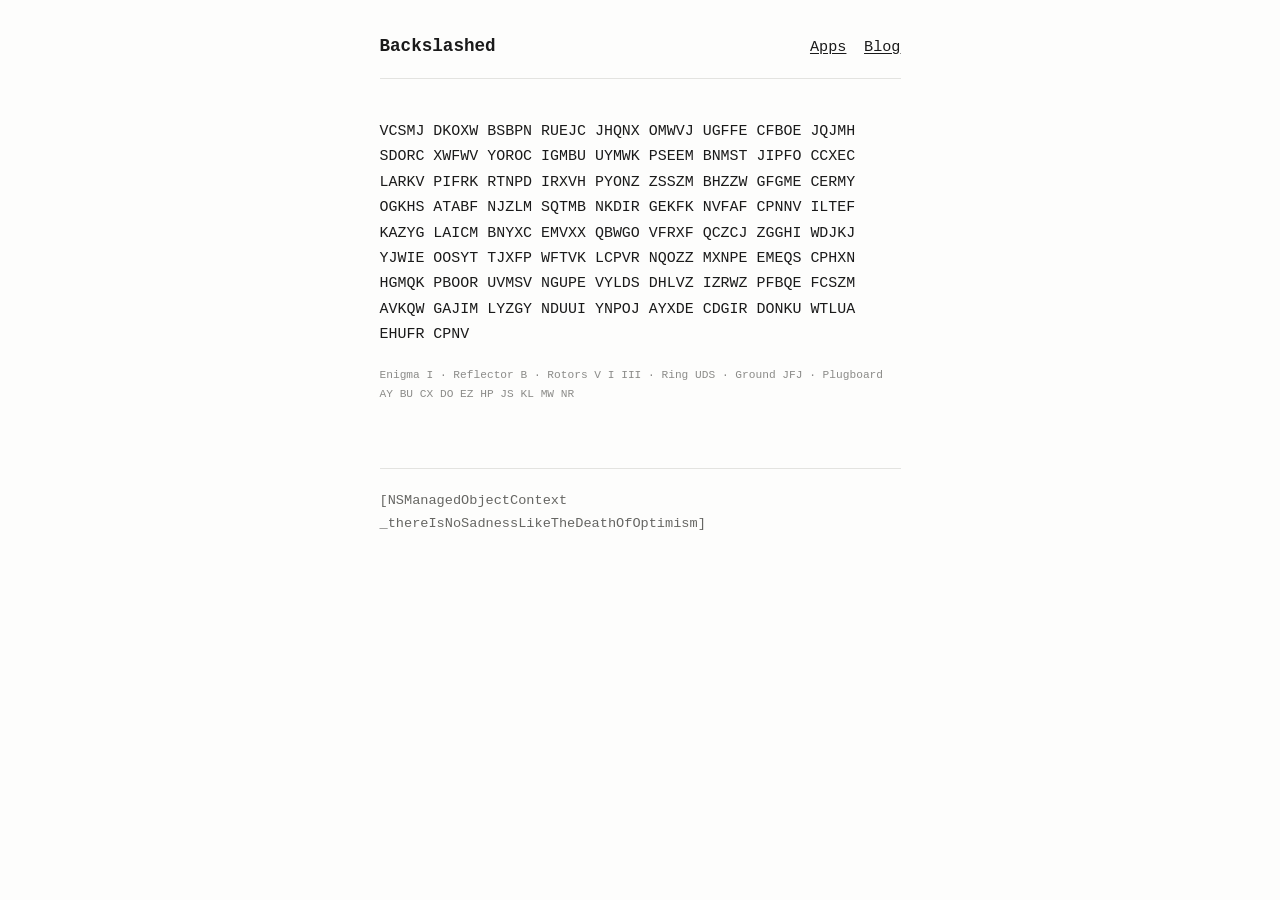
<file: index.html>
<!doctype html>
<html lang="en">
<head>
<meta charset="utf-8">
<meta name="viewport" content="width=device-width, initial-scale=1">
<title>Backslashed</title>
<meta name="description" content="Small, careful apps — historical cipher machines and a binary clock.">
<link rel="canonical" href="https://www.backslashed.se/">
<link rel="stylesheet" href="/style.css">
<link rel="alternate" type="application/rss+xml" title="Backslashed — blog" href="/blog/feed.xml">
</head>
<body>
<header class="masthead">
<a class="brand" href="/">Backslashed</a><nav aria-label="Main">
<ul>
<li><a href="/apps/">Apps</a></li>
<li><a href="/blog/">Blog</a></li>
</ul>
</nav>
</header>
<main id="content">
<p class="cipher"><span style="--i:0">VCSMJ</span> <span style="--i:1">DKOXW</span> <span style="--i:2">BSBPN</span> <span style="--i:3">RUEJC</span> <span style="--i:4">JHQNX</span> <span style="--i:5">OMWVJ</span> <span style="--i:6">UGFFE</span> <span style="--i:7">CFBOE</span> <span style="--i:8">JQJMH</span> <span style="--i:9">SDORC</span> <span style="--i:10">XWFWV</span> <span style="--i:11">YOROC</span> <span style="--i:12">IGMBU</span> <span style="--i:13">UYMWK</span> <span style="--i:14">PSEEM</span> <span style="--i:15">BNMST</span> <span style="--i:16">JIPFO</span> <span style="--i:17">CCXEC</span> <span style="--i:18">LARKV</span> <span style="--i:19">PIFRK</span> <span style="--i:20">RTNPD</span> <span style="--i:21">IRXVH</span> <span style="--i:22">PYONZ</span> <span style="--i:23">ZSSZM</span> <span style="--i:24">BHZZW</span> <span style="--i:25">GFGME</span> <span style="--i:26">CERMY</span> <span style="--i:27">OGKHS</span> <span style="--i:28">ATABF</span> <span style="--i:29">NJZLM</span> <span style="--i:30">SQTMB</span> <span style="--i:31">NKDIR</span> <span style="--i:32">GEKFK</span> <span style="--i:33">NVFAF</span> <span style="--i:34">CPNNV</span> <span style="--i:35">ILTEF</span> <span style="--i:36">KAZYG</span> <span style="--i:37">LAICM</span> <span style="--i:38">BNYXC</span> <span style="--i:39">EMVXX</span> <span style="--i:40">QBWGO</span> <span style="--i:41">VFRXF</span> <span style="--i:42">QCZCJ</span> <span style="--i:43">ZGGHI</span> <span style="--i:44">WDJKJ</span> <span style="--i:45">YJWIE</span> <span style="--i:46">OOSYT</span> <span style="--i:47">TJXFP</span> <span style="--i:48">WFTVK</span> <span style="--i:49">LCPVR</span> <span style="--i:50">NQOZZ</span> <span style="--i:51">MXNPE</span> <span style="--i:52">EMEQS</span> <span style="--i:53">CPHXN</span> <span style="--i:54">HGMQK</span> <span style="--i:55">PBOOR</span> <span style="--i:56">UVMSV</span> <span style="--i:57">NGUPE</span> <span style="--i:58">VYLDS</span> <span style="--i:59">DHLVZ</span> <span style="--i:60">IZRWZ</span> <span style="--i:61">PFBQE</span> <span style="--i:62">FCSZM</span> <span style="--i:63">AVKQW</span> <span style="--i:64">GAJIM</span> <span style="--i:65">LYZGY</span> <span style="--i:66">NDUUI</span> <span style="--i:67">YNPOJ</span> <span style="--i:68">AYXDE</span> <span style="--i:69">CDGIR</span> <span style="--i:70">DONKU</span> <span style="--i:71">WTLUA</span> <span style="--i:72">EHUFR</span> <span style="--i:73">CPNV</span></p>
<p class="cipher-key">Enigma I · Reflector B · Rotors V I III · Ring UDS · Ground JFJ · Plugboard AY BU CX DO EZ HP JS KL MW NR</p>
</main>
<footer class="site-footer">
<p>[NSManagedObjectContext _thereIsNoSadnessLikeTheDeathOfOptimism]</p>
</footer>
</body>
</html>
</file>
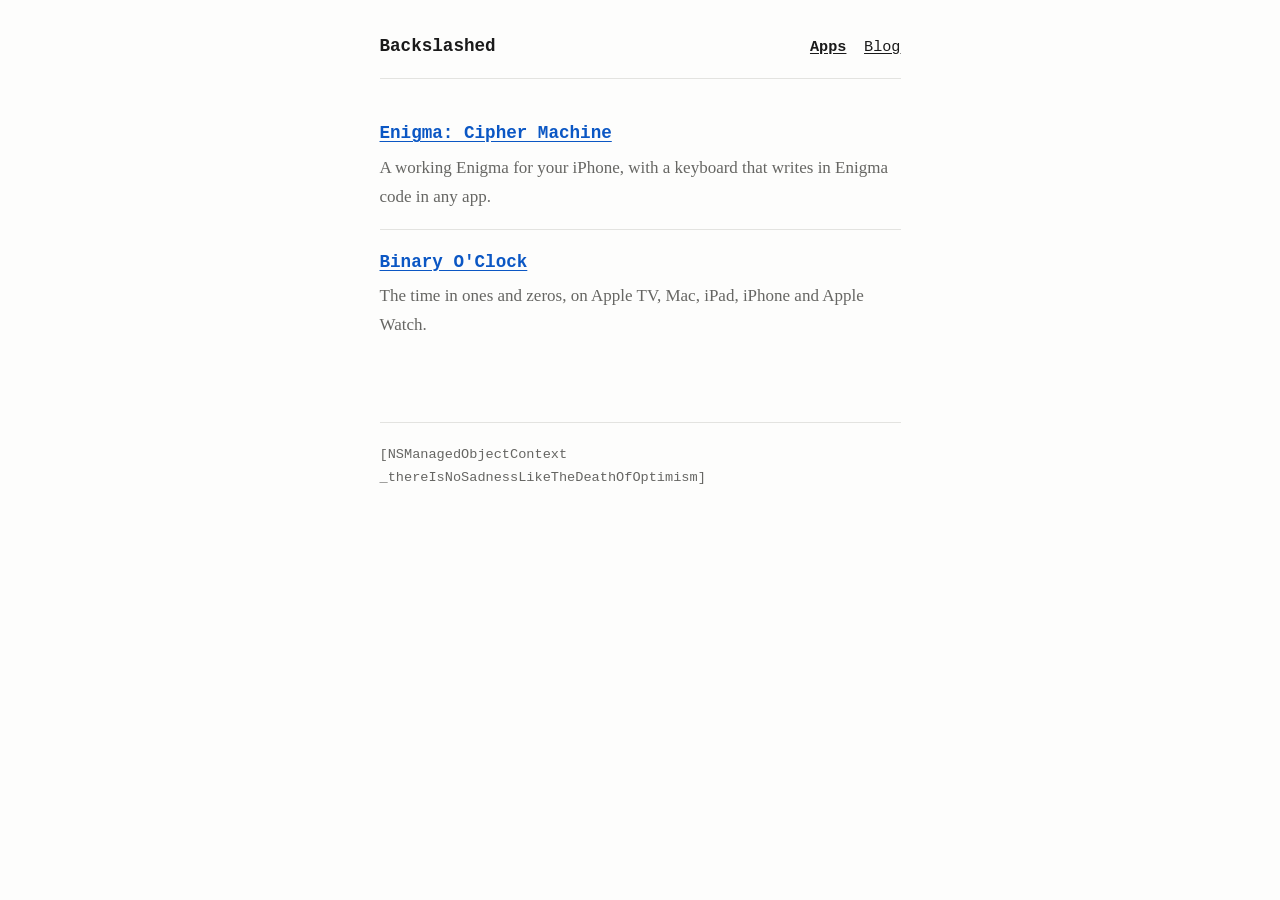
<file: apps/index.html>
<!doctype html>
<html lang="en">
<head>
<meta charset="utf-8">
<meta name="viewport" content="width=device-width, initial-scale=1">
<title>Apps — Backslashed</title>
<meta name="description" content="Historical cipher machines and a binary clock.">
<link rel="canonical" href="https://www.backslashed.se/apps/">
<link rel="stylesheet" href="/style.css">
<link rel="alternate" type="application/rss+xml" title="Backslashed — blog" href="/blog/feed.xml">
</head>
<body>
<header class="masthead">
<a class="brand" href="/">Backslashed</a><nav aria-label="Main">
<ul>
<li><a href="/apps/" aria-current="page">Apps</a></li>
<li><a href="/blog/">Blog</a></li>
</ul>
</nav>
</header>
<main id="content">
<ul class="child-list">
<li><a href="/apps/enigma-i/">Enigma: Cipher Machine</a><p class="child-summary">A working Enigma for your iPhone, with a keyboard that writes in Enigma code in any app.</p>
</li>
<li><a href="/apps/binary-clock/">Binary O&#39;Clock</a><p class="child-summary">The time in ones and zeros, on Apple TV, Mac, iPad, iPhone and Apple Watch.</p>
</li>
</ul>
</main>
<footer class="site-footer">
<p>[NSManagedObjectContext _thereIsNoSadnessLikeTheDeathOfOptimism]</p>
</footer>
</body>
</html>
</file>
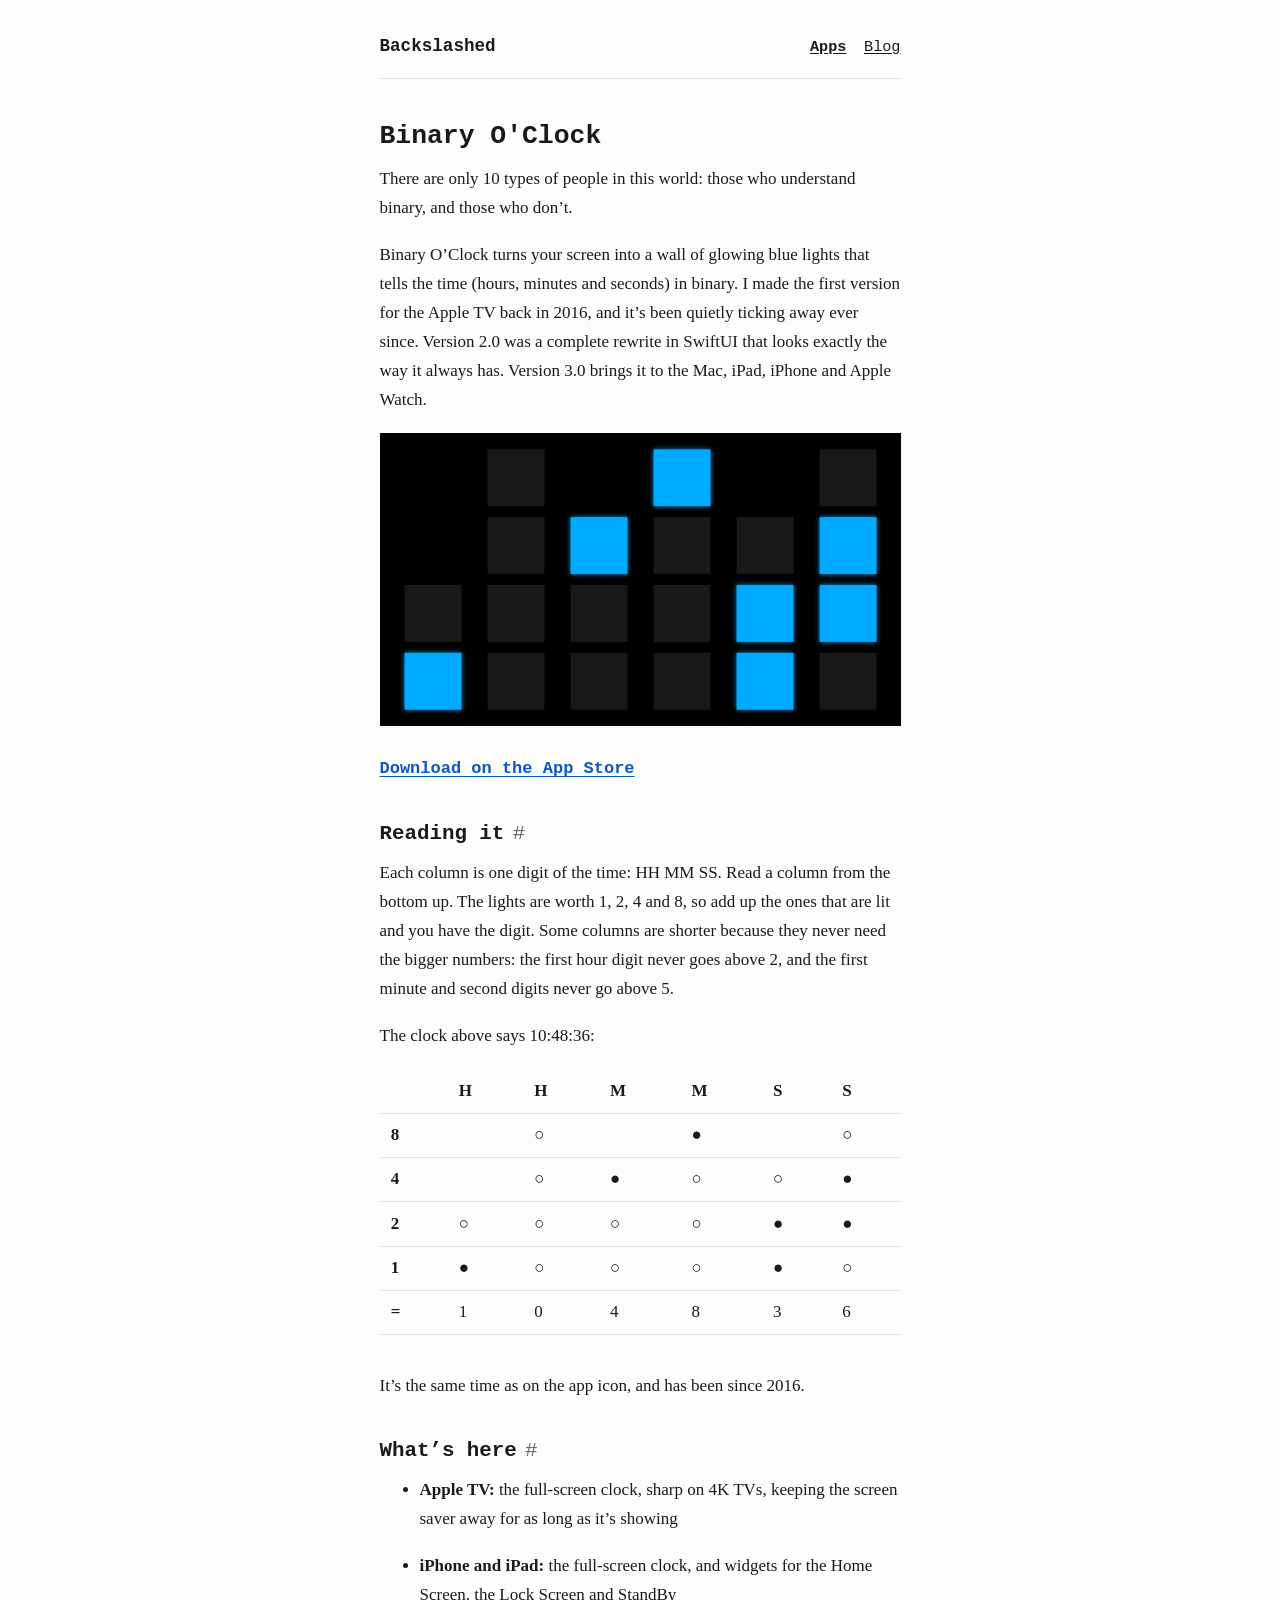
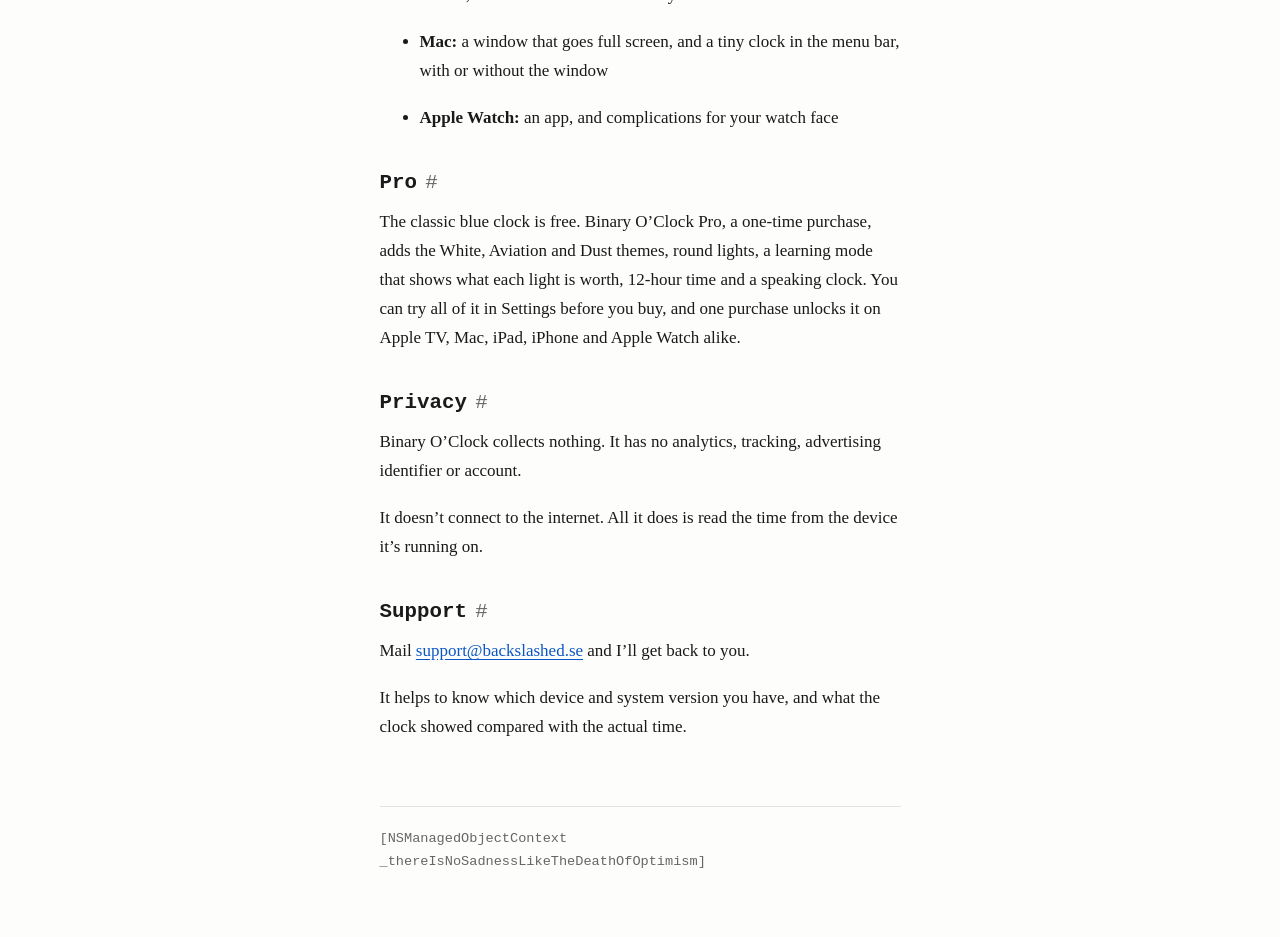
<file: apps/binary-clock/index.html>
<!doctype html>
<html lang="en">
<head>
<meta charset="utf-8">
<meta name="viewport" content="width=device-width, initial-scale=1">
<title>Binary O&#39;Clock — Backslashed</title>
<meta name="description" content="The time in ones and zeros, on Apple TV, Mac, iPad, iPhone and Apple Watch.">
<link rel="canonical" href="https://www.backslashed.se/apps/binary-clock/">
<link rel="stylesheet" href="/style.css">
<link rel="alternate" type="application/rss+xml" title="Backslashed — blog" href="/blog/feed.xml">
</head>
<body>
<header class="masthead">
<a class="brand" href="/">Backslashed</a><nav aria-label="Main">
<ul>
<li><a href="/apps/" aria-current="page">Apps</a></li>
<li><a href="/blog/">Blog</a></li>
</ul>
</nav>
</header>
<main id="content">
<h1>Binary O&#39;Clock</h1>
<p>There are only 10 types of people in this world: those who understand binary, and those
who don’t.</p>
<p>Binary O’Clock turns your screen into a wall of glowing blue lights that tells the time
(hours, minutes and seconds) in binary. I made the first version for the Apple TV back in
2016, and it’s been quietly ticking away ever since. Version 2.0 was a complete rewrite in
SwiftUI that looks exactly the way it always has. Version 3.0 brings it to the Mac, iPad,
iPhone and Apple Watch.</p>
<figure><img src="/apps/binary-clock/binaryclock-01-clock-960.png" srcset="/apps/binary-clock/binaryclock-01-clock-480.png 480w, /apps/binary-clock/binaryclock-01-clock-960.png 960w, /apps/binary-clock/binaryclock-01-clock-1440.png 1440w, /apps/binary-clock/binaryclock-01-clock.png 3840w" sizes="(max-width: 760px) 100vw, 620px" width="3840" height="2160" alt="Binary O’Clock at 10:48:36" loading="lazy" decoding="async"></figure>
<p class="appstore"><a class="appstore-link" href="https://apps.apple.com/app/id1166356115" rel="noopener noreferrer">Download on the App Store</a></p>
<h2 id="reading-it">Reading it<a class="permalink" href="#reading-it" aria-label="Permalink to “Reading it”">#</a></h2>
<p>Each column is one digit of the time: HH MM SS. Read a column from the bottom up. The lights
are worth 1, 2, 4 and 8, so add up the ones that are lit and you have the digit. Some
columns are shorter because they never need the bigger numbers: the first hour digit never
goes above 2, and the first minute and second digits never go above 5.</p>
<p>The clock above says 10:48:36:</p>
<div class="table-scroll">
<table>
<thead>
<tr>
<th></th>
<th>H</th>
<th>H</th>
<th>M</th>
<th>M</th>
<th>S</th>
<th>S</th>
</tr>
</thead>
<tbody>
<tr>
<td><strong>8</strong></td>
<td></td>
<td>○</td>
<td></td>
<td>●</td>
<td></td>
<td>○</td>
</tr>
<tr>
<td><strong>4</strong></td>
<td></td>
<td>○</td>
<td>●</td>
<td>○</td>
<td>○</td>
<td>●</td>
</tr>
<tr>
<td><strong>2</strong></td>
<td>○</td>
<td>○</td>
<td>○</td>
<td>○</td>
<td>●</td>
<td>●</td>
</tr>
<tr>
<td><strong>1</strong></td>
<td>●</td>
<td>○</td>
<td>○</td>
<td>○</td>
<td>●</td>
<td>○</td>
</tr>
<tr>
<td><strong>=</strong></td>
<td>1</td>
<td>0</td>
<td>4</td>
<td>8</td>
<td>3</td>
<td>6</td>
</tr>
</tbody>
</table>
</div>
<p>It’s the same time as on the app icon, and has been since 2016.</p>
<h2 id="what-s-here">What’s here<a class="permalink" href="#what-s-here" aria-label="Permalink to “What’s here”">#</a></h2>
<ul>
<li><p><strong>Apple TV:</strong> the full-screen clock, sharp on 4K TVs, keeping the screen saver away for as
long as it’s showing</p>
</li>
<li><p><strong>iPhone and iPad:</strong> the full-screen clock, and widgets for the Home Screen, the Lock Screen
and StandBy</p>
</li>
<li><p><strong>Mac:</strong> a window that goes full screen, and a tiny clock in the menu bar, with or without
the window</p>
</li>
<li><p><strong>Apple Watch:</strong> an app, and complications for your watch face</p>
</li>
</ul>
<h2 id="pro">Pro<a class="permalink" href="#pro" aria-label="Permalink to “Pro”">#</a></h2>
<p>The classic blue clock is free. Binary O’Clock Pro, a one-time purchase, adds the White,
Aviation and Dust themes, round lights, a learning mode that shows what each light is worth,
12-hour time and a speaking clock. You can try all of it in Settings before you buy, and one
purchase unlocks it on Apple TV, Mac, iPad, iPhone and Apple Watch alike.</p>
<h2 id="privacy">Privacy<a class="permalink" href="#privacy" aria-label="Permalink to “Privacy”">#</a></h2>
<p>Binary O’Clock collects nothing. It has no analytics, tracking, advertising identifier or
account.</p>
<p>It doesn’t connect to the internet. All it does is read the time from the device it’s
running on.</p>
<h2 id="support">Support<a class="permalink" href="#support" aria-label="Permalink to “Support”">#</a></h2>
<p>Mail <a href="mailto:support@backslashed.se">support@backslashed.se</a> and I’ll get back to you.</p>
<p>It helps to know which device and system version you have, and what the clock showed
compared with the actual time.</p>
</main>
<footer class="site-footer">
<p>[NSManagedObjectContext _thereIsNoSadnessLikeTheDeathOfOptimism]</p>
</footer>
</body>
</html>
</file>
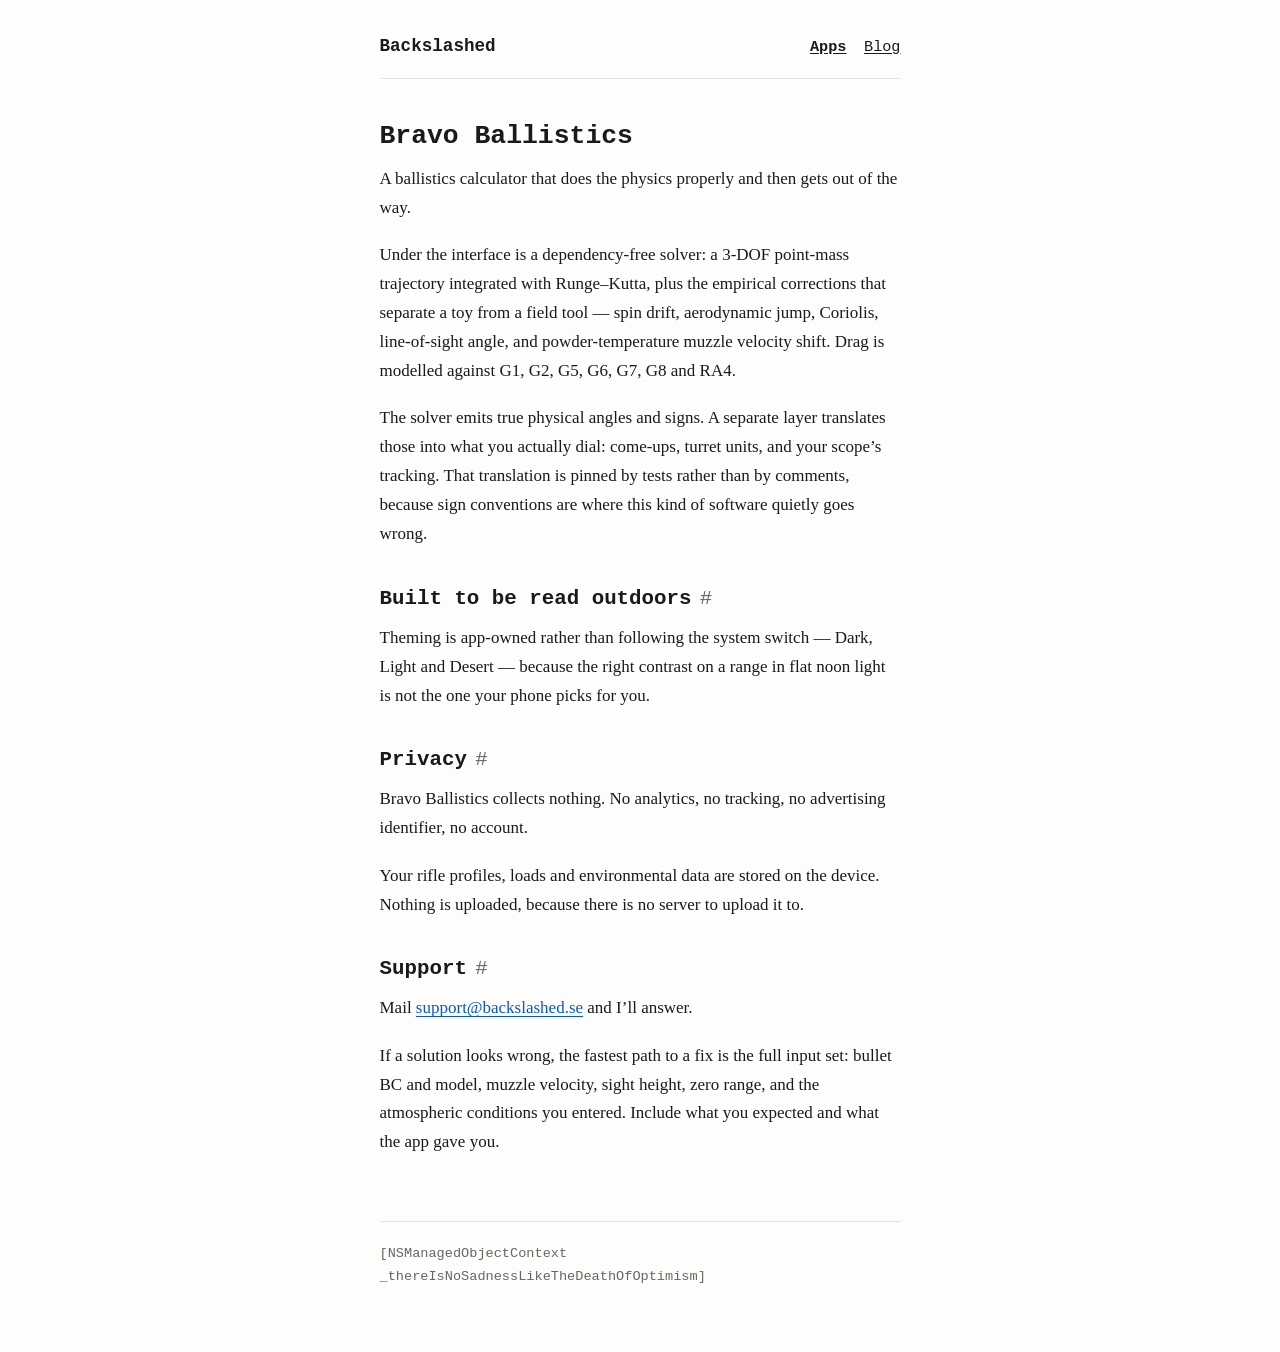
<file: apps/bravo-ballistics/index.html>
<!doctype html>
<html lang="en">
<head>
<meta charset="utf-8">
<meta name="viewport" content="width=device-width, initial-scale=1">
<title>Bravo Ballistics — Backslashed</title>
<meta name="description" content="A field-grade exterior ballistics solver — 3-DOF point-mass integration with the corrections that actually matter.">
<link rel="canonical" href="https://www.backslashed.se/apps/bravo-ballistics/">
<link rel="stylesheet" href="/style.css">
<link rel="alternate" type="application/rss+xml" title="Backslashed — blog" href="/blog/feed.xml">
</head>
<body>
<header class="masthead">
<a class="brand" href="/">Backslashed</a><nav aria-label="Main">
<ul>
<li><a href="/apps/" aria-current="page">Apps</a></li>
<li><a href="/blog/">Blog</a></li>
</ul>
</nav>
</header>
<main id="content">
<h1>Bravo Ballistics</h1>
<p>A ballistics calculator that does the physics properly and then gets out of the way.</p>
<p>Under the interface is a dependency-free solver: a 3-DOF point-mass trajectory integrated
with Runge–Kutta, plus the empirical corrections that separate a toy from a field tool —
spin drift, aerodynamic jump, Coriolis, line-of-sight angle, and powder-temperature muzzle
velocity shift. Drag is modelled against G1, G2, G5, G6, G7, G8 and RA4.</p>
<p>The solver emits true physical angles and signs. A separate layer translates those into
what you actually dial: come-ups, turret units, and your scope’s tracking. That
translation is pinned by tests rather than by comments, because sign conventions are where
this kind of software quietly goes wrong.</p>
<h2 id="built-to-be-read-outdoors">Built to be read outdoors<a class="permalink" href="#built-to-be-read-outdoors" aria-label="Permalink to “Built to be read outdoors”">#</a></h2>
<p>Theming is app-owned rather than following the system switch — Dark, Light and Desert —
because the right contrast on a range in flat noon light is not the one your phone picks
for you.</p>
<h2 id="privacy">Privacy<a class="permalink" href="#privacy" aria-label="Permalink to “Privacy”">#</a></h2>
<p>Bravo Ballistics collects nothing. No analytics, no tracking, no advertising identifier,
no account.</p>
<p>Your rifle profiles, loads and environmental data are stored on the device. Nothing is
uploaded, because there is no server to upload it to.</p>
<h2 id="support">Support<a class="permalink" href="#support" aria-label="Permalink to “Support”">#</a></h2>
<p>Mail <a href="mailto:support@backslashed.se">support@backslashed.se</a> and I’ll answer.</p>
<p>If a solution looks wrong, the fastest path to a fix is the full input set: bullet BC and
model, muzzle velocity, sight height, zero range, and the atmospheric conditions you
entered. Include what you expected and what the app gave you.</p>
</main>
<footer class="site-footer">
<p>[NSManagedObjectContext _thereIsNoSadnessLikeTheDeathOfOptimism]</p>
</footer>
</body>
</html>
</file>
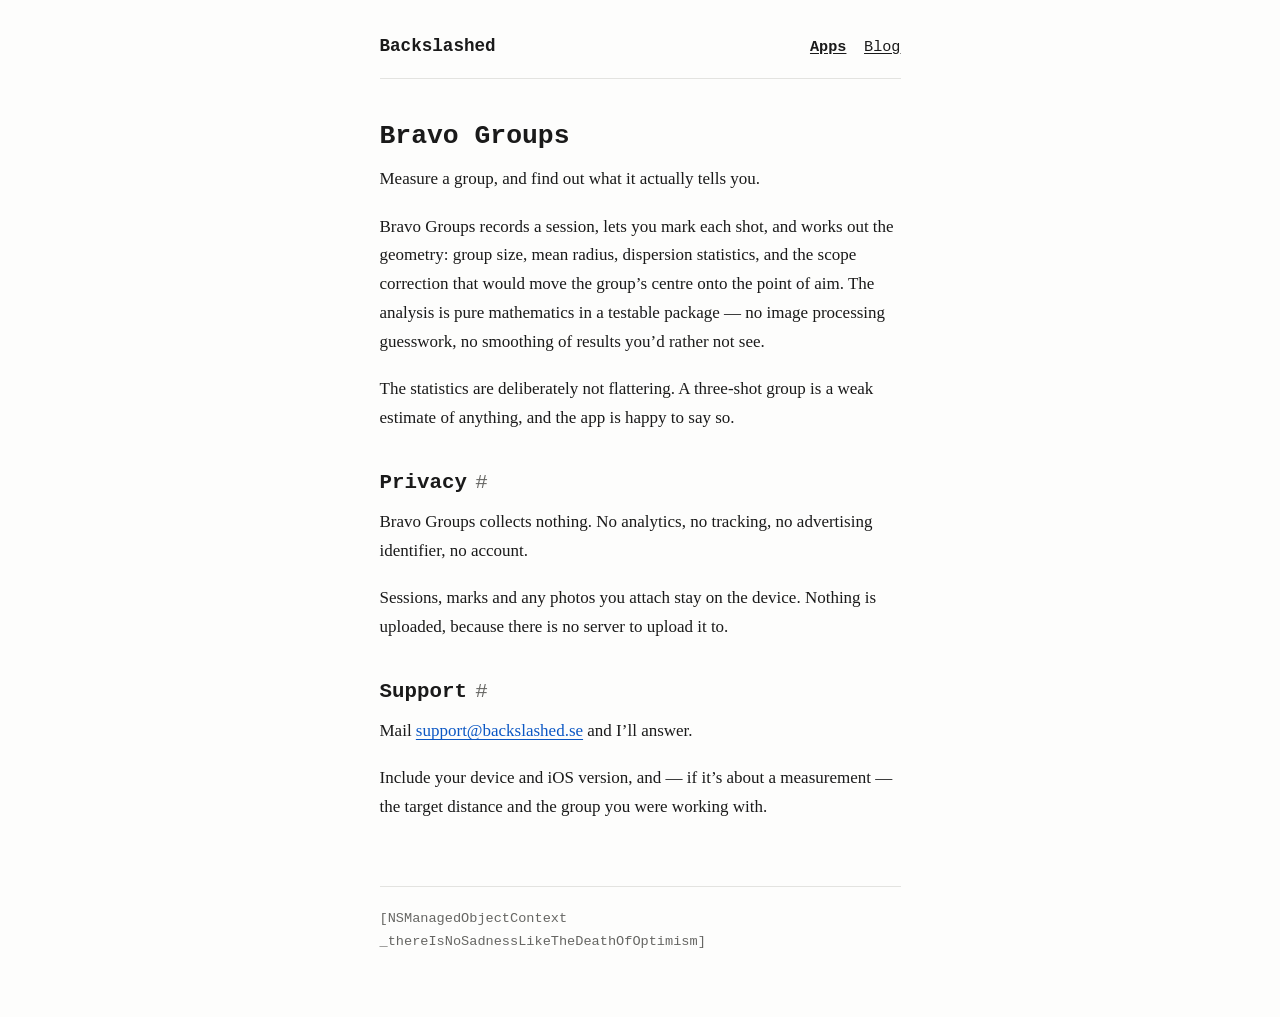
<file: apps/bravo-groups/index.html>
<!doctype html>
<html lang="en">
<head>
<meta charset="utf-8">
<meta name="viewport" content="width=device-width, initial-scale=1">
<title>Bravo Groups — Backslashed</title>
<meta name="description" content="Shot-group analyzer — measure a group, get honest dispersion statistics and the scope correction to centre it.">
<link rel="canonical" href="https://www.backslashed.se/apps/bravo-groups/">
<link rel="stylesheet" href="/style.css">
<link rel="alternate" type="application/rss+xml" title="Backslashed — blog" href="/blog/feed.xml">
</head>
<body>
<header class="masthead">
<a class="brand" href="/">Backslashed</a><nav aria-label="Main">
<ul>
<li><a href="/apps/" aria-current="page">Apps</a></li>
<li><a href="/blog/">Blog</a></li>
</ul>
</nav>
</header>
<main id="content">
<h1>Bravo Groups</h1>
<p>Measure a group, and find out what it actually tells you.</p>
<p>Bravo Groups records a session, lets you mark each shot, and works out the geometry:
group size, mean radius, dispersion statistics, and the scope correction that would move
the group’s centre onto the point of aim. The analysis is pure mathematics in a testable
package — no image processing guesswork, no smoothing of results you’d rather not see.</p>
<p>The statistics are deliberately not flattering. A three-shot group is a weak estimate of
anything, and the app is happy to say so.</p>
<h2 id="privacy">Privacy<a class="permalink" href="#privacy" aria-label="Permalink to “Privacy”">#</a></h2>
<p>Bravo Groups collects nothing. No analytics, no tracking, no advertising identifier, no
account.</p>
<p>Sessions, marks and any photos you attach stay on the device. Nothing is uploaded, because
there is no server to upload it to.</p>
<h2 id="support">Support<a class="permalink" href="#support" aria-label="Permalink to “Support”">#</a></h2>
<p>Mail <a href="mailto:support@backslashed.se">support@backslashed.se</a> and I’ll answer.</p>
<p>Include your device and iOS version, and — if it’s about a measurement — the target
distance and the group you were working with.</p>
</main>
<footer class="site-footer">
<p>[NSManagedObjectContext _thereIsNoSadnessLikeTheDeathOfOptimism]</p>
</footer>
</body>
</html>
</file>
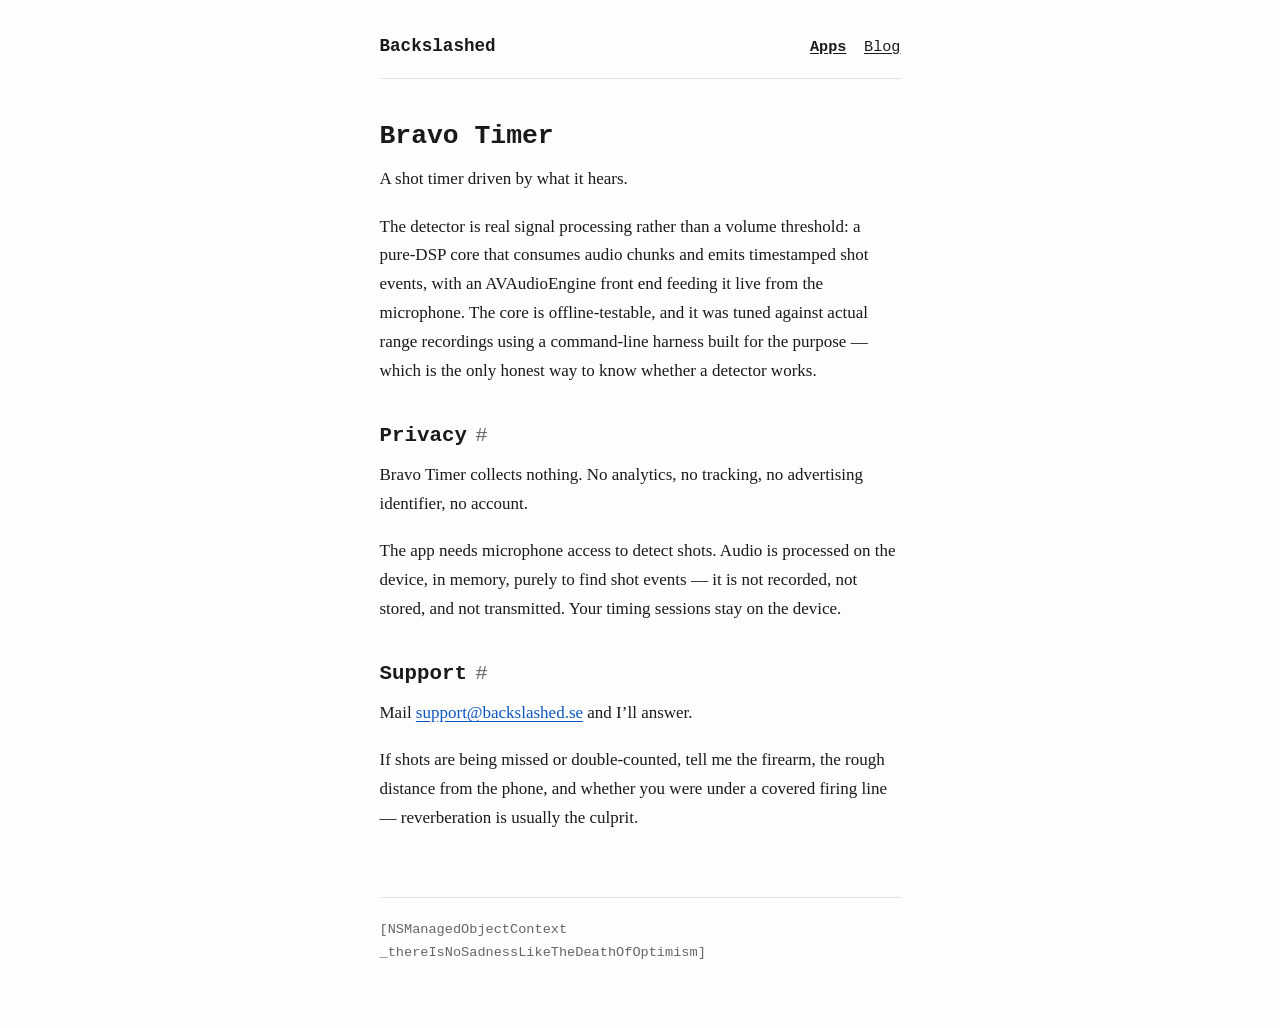
<file: apps/bravo-timer/index.html>
<!doctype html>
<html lang="en">
<head>
<meta charset="utf-8">
<meta name="viewport" content="width=device-width, initial-scale=1">
<title>Bravo Timer — Backslashed</title>
<meta name="description" content="A shot timer that listens — live-microphone shot detection with DSP tuned against real recordings.">
<link rel="canonical" href="https://www.backslashed.se/apps/bravo-timer/">
<link rel="stylesheet" href="/style.css">
<link rel="alternate" type="application/rss+xml" title="Backslashed — blog" href="/blog/feed.xml">
</head>
<body>
<header class="masthead">
<a class="brand" href="/">Backslashed</a><nav aria-label="Main">
<ul>
<li><a href="/apps/" aria-current="page">Apps</a></li>
<li><a href="/blog/">Blog</a></li>
</ul>
</nav>
</header>
<main id="content">
<h1>Bravo Timer</h1>
<p>A shot timer driven by what it hears.</p>
<p>The detector is real signal processing rather than a volume threshold: a pure-DSP core
that consumes audio chunks and emits timestamped shot events, with an AVAudioEngine front
end feeding it live from the microphone. The core is offline-testable, and it was tuned
against actual range recordings using a command-line harness built for the purpose — which
is the only honest way to know whether a detector works.</p>
<h2 id="privacy">Privacy<a class="permalink" href="#privacy" aria-label="Permalink to “Privacy”">#</a></h2>
<p>Bravo Timer collects nothing. No analytics, no tracking, no advertising identifier, no
account.</p>
<p>The app needs microphone access to detect shots. Audio is processed on the device, in
memory, purely to find shot events — it is not recorded, not stored, and not transmitted.
Your timing sessions stay on the device.</p>
<h2 id="support">Support<a class="permalink" href="#support" aria-label="Permalink to “Support”">#</a></h2>
<p>Mail <a href="mailto:support@backslashed.se">support@backslashed.se</a> and I’ll answer.</p>
<p>If shots are being missed or double-counted, tell me the firearm, the rough distance from
the phone, and whether you were under a covered firing line — reverberation is usually the
culprit.</p>
</main>
<footer class="site-footer">
<p>[NSManagedObjectContext _thereIsNoSadnessLikeTheDeathOfOptimism]</p>
</footer>
</body>
</html>
</file>
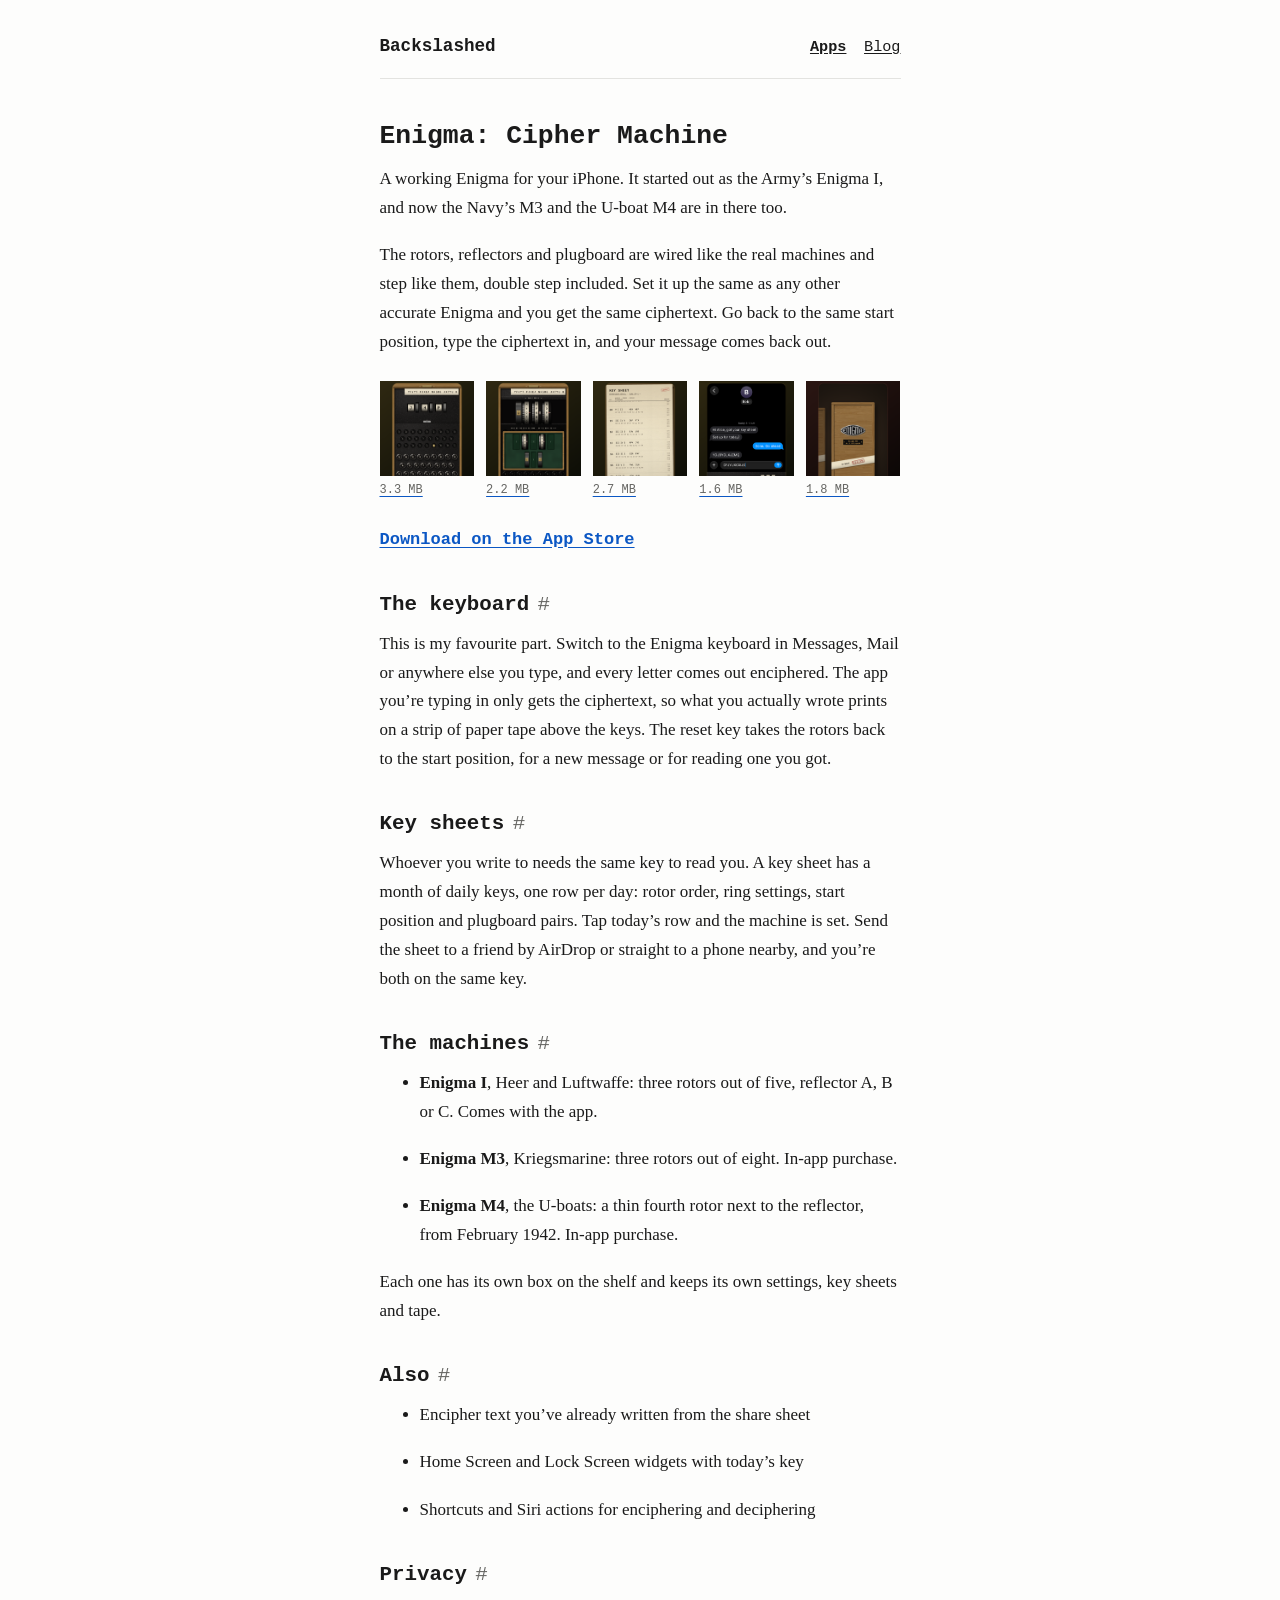
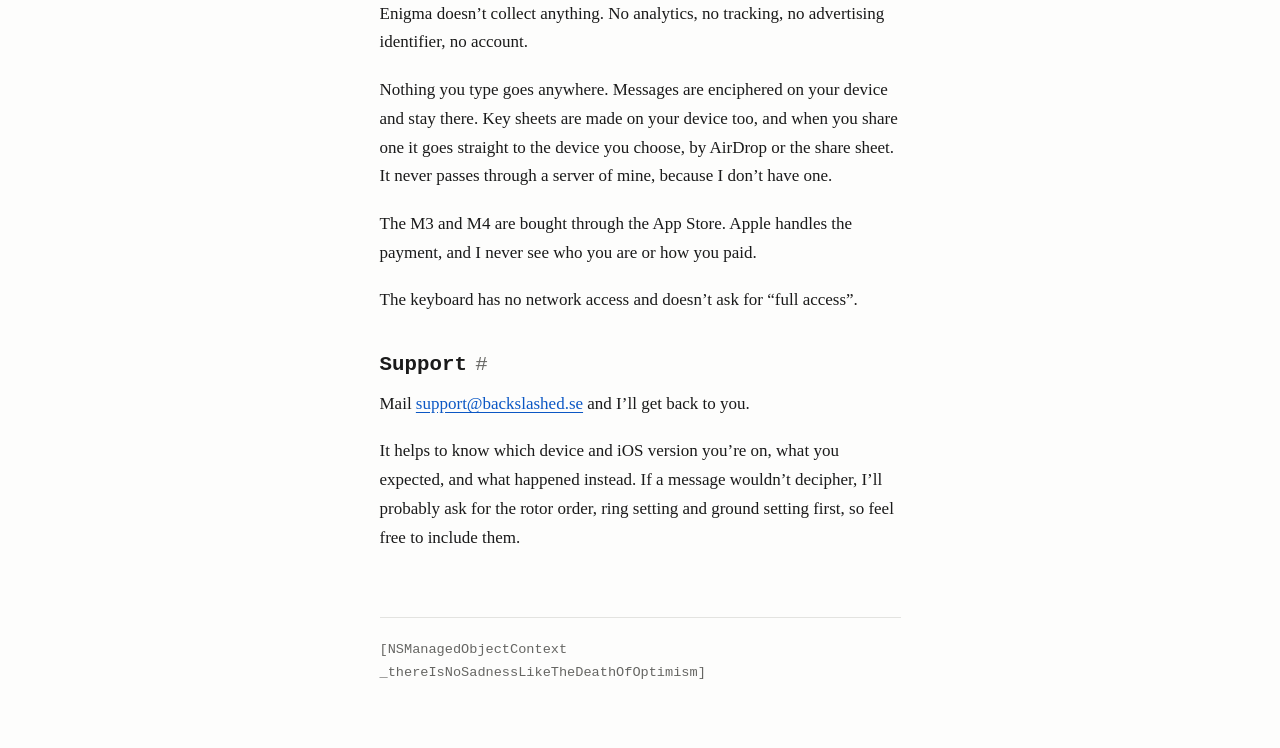
<file: apps/enigma-i/index.html>
<!doctype html>
<html lang="en">
<head>
<meta charset="utf-8">
<meta name="viewport" content="width=device-width, initial-scale=1">
<title>Enigma: Cipher Machine — Backslashed</title>
<meta name="description" content="A working Enigma for your iPhone, with a keyboard that writes in Enigma code in any app.">
<link rel="canonical" href="https://www.backslashed.se/apps/enigma-i/">
<link rel="stylesheet" href="/style.css">
<link rel="alternate" type="application/rss+xml" title="Backslashed — blog" href="/blog/feed.xml">
</head>
<body>
<header class="masthead">
<a class="brand" href="/">Backslashed</a><nav aria-label="Main">
<ul>
<li><a href="/apps/" aria-current="page">Apps</a></li>
<li><a href="/blog/">Blog</a></li>
</ul>
</nav>
</header>
<main id="content">
<h1>Enigma: Cipher Machine</h1>
<p>A working Enigma for your iPhone. It started out as the Army’s Enigma I, and now the Navy’s
M3 and the U-boat M4 are in there too.</p>
<p>The rotors, reflectors and plugboard are wired like the real machines and step like them,
double step included. Set it up the same as any other accurate Enigma and you get the same
ciphertext. Go back to the same start position, type the ciphertext in, and your message
comes back out.</p>
<div class="gallery" style="--gallery-columns: 5">
<a class="gallery-item" href="/apps/enigma-i/enigmai-01-machine.png"><img src="/apps/enigma-i/enigmai-01-machine-960.png" srcset="/apps/enigma-i/enigmai-01-machine-480.png 480w, /apps/enigma-i/enigmai-01-machine-960.png 960w, /apps/enigma-i/enigmai-01-machine.png 1320w" sizes="(max-width: 760px) 45vw, 240px" width="1320" height="2868" alt="The machine" loading="lazy" decoding="async"><span class="gallery-size">3.3 MB</span></a>
<a class="gallery-item" href="/apps/enigma-i/enigmai-02-rotors.png"><img src="/apps/enigma-i/enigmai-02-rotors-960.png" srcset="/apps/enigma-i/enigmai-02-rotors-480.png 480w, /apps/enigma-i/enigmai-02-rotors-960.png 960w, /apps/enigma-i/enigmai-02-rotors.png 1320w" sizes="(max-width: 760px) 45vw, 240px" width="1320" height="2868" alt="Changing the rotors" loading="lazy" decoding="async"><span class="gallery-size">2.2 MB</span></a>
<a class="gallery-item" href="/apps/enigma-i/enigmai-03-key-sheet.png"><img src="/apps/enigma-i/enigmai-03-key-sheet-960.png" srcset="/apps/enigma-i/enigmai-03-key-sheet-480.png 480w, /apps/enigma-i/enigmai-03-key-sheet-960.png 960w, /apps/enigma-i/enigmai-03-key-sheet.png 1320w" sizes="(max-width: 760px) 45vw, 240px" width="1320" height="2868" alt="The key sheet" loading="lazy" decoding="async"><span class="gallery-size">2.7 MB</span></a>
<a class="gallery-item" href="/apps/enigma-i/enigmai-04-keyboard.png"><img src="/apps/enigma-i/enigmai-04-keyboard-960.png" srcset="/apps/enigma-i/enigmai-04-keyboard-480.png 480w, /apps/enigma-i/enigmai-04-keyboard-960.png 960w, /apps/enigma-i/enigmai-04-keyboard.png 1320w" sizes="(max-width: 760px) 45vw, 240px" width="1320" height="2868" alt="The keyboard in Messages" loading="lazy" decoding="async"><span class="gallery-size">1.6 MB</span></a>
<a class="gallery-item" href="/apps/enigma-i/enigmai-05-shelf.png"><img src="/apps/enigma-i/enigmai-05-shelf-960.png" srcset="/apps/enigma-i/enigmai-05-shelf-480.png 480w, /apps/enigma-i/enigmai-05-shelf-960.png 960w, /apps/enigma-i/enigmai-05-shelf.png 1320w" sizes="(max-width: 760px) 45vw, 240px" width="1320" height="2868" alt="The M3 and M4 on the shelf" loading="lazy" decoding="async"><span class="gallery-size">1.8 MB</span></a>
</div>
<p class="appstore"><a class="appstore-link" href="https://apps.apple.com/app/id6806239085" rel="noopener noreferrer">Download on the App Store</a></p>
<h2 id="the-keyboard">The keyboard<a class="permalink" href="#the-keyboard" aria-label="Permalink to “The keyboard”">#</a></h2>
<p>This is my favourite part. Switch to the Enigma keyboard in Messages, Mail or anywhere else
you type, and every letter comes out enciphered. The app you’re typing in only gets the
ciphertext, so what you actually wrote prints on a strip of paper tape above the keys. The
reset key takes the rotors back to the start position, for a new message or for reading one
you got.</p>
<h2 id="key-sheets">Key sheets<a class="permalink" href="#key-sheets" aria-label="Permalink to “Key sheets”">#</a></h2>
<p>Whoever you write to needs the same key to read you. A key sheet has a month of daily keys,
one row per day: rotor order, ring settings, start position and plugboard pairs. Tap today’s
row and the machine is set. Send the sheet to a friend by AirDrop or straight to a phone
nearby, and you’re both on the same key.</p>
<h2 id="the-machines">The machines<a class="permalink" href="#the-machines" aria-label="Permalink to “The machines”">#</a></h2>
<ul>
<li><p><strong>Enigma I</strong>, Heer and Luftwaffe: three rotors out of five, reflector A, B or C. Comes with
the app.</p>
</li>
<li><p><strong>Enigma M3</strong>, Kriegsmarine: three rotors out of eight. In-app purchase.</p>
</li>
<li><p><strong>Enigma M4</strong>, the U-boats: a thin fourth rotor next to the reflector, from February 1942.
In-app purchase.</p>
</li>
</ul>
<p>Each one has its own box on the shelf and keeps its own settings, key sheets and tape.</p>
<h2 id="also">Also<a class="permalink" href="#also" aria-label="Permalink to “Also”">#</a></h2>
<ul>
<li><p>Encipher text you’ve already written from the share sheet</p>
</li>
<li><p>Home Screen and Lock Screen widgets with today’s key</p>
</li>
<li><p>Shortcuts and Siri actions for enciphering and deciphering</p>
</li>
</ul>
<h2 id="privacy">Privacy<a class="permalink" href="#privacy" aria-label="Permalink to “Privacy”">#</a></h2>
<p>Enigma doesn’t collect anything. No analytics, no tracking, no advertising identifier, no
account.</p>
<p>Nothing you type goes anywhere. Messages are enciphered on your device and stay there. Key
sheets are made on your device too, and when you share one it goes straight to the device
you choose, by AirDrop or the share sheet. It never passes through a server of mine,
because I don’t have one.</p>
<p>The M3 and M4 are bought through the App Store. Apple handles the payment, and I never see
who you are or how you paid.</p>
<p>The keyboard has no network access and doesn’t ask for “full access”.</p>
<h2 id="support">Support<a class="permalink" href="#support" aria-label="Permalink to “Support”">#</a></h2>
<p>Mail <a href="mailto:support@backslashed.se">support@backslashed.se</a> and I’ll get back to you.</p>
<p>It helps to know which device and iOS version you’re on, what you expected, and what
happened instead. If a message wouldn’t decipher, I’ll probably ask for the rotor order,
ring setting and ground setting first, so feel free to include them.</p>
</main>
<footer class="site-footer">
<p>[NSManagedObjectContext _thereIsNoSadnessLikeTheDeathOfOptimism]</p>
</footer>
</body>
</html>
</file>
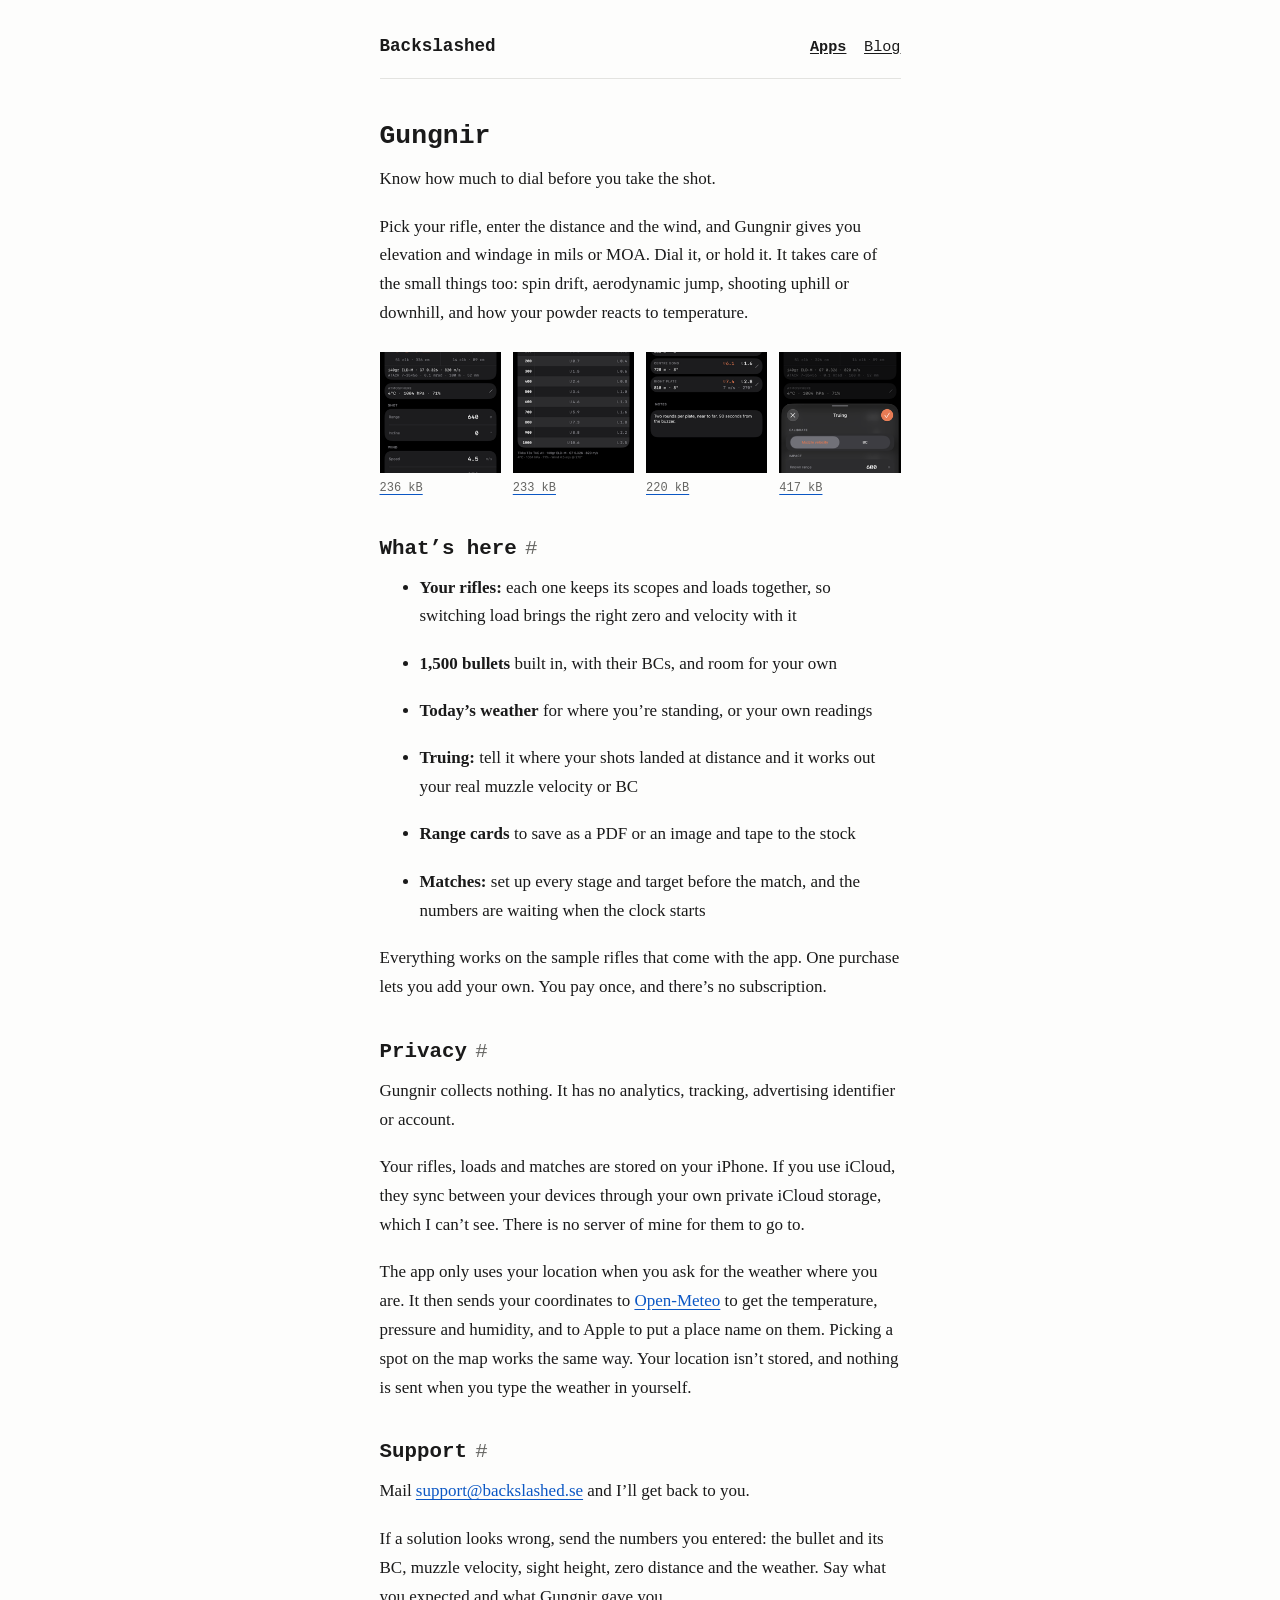
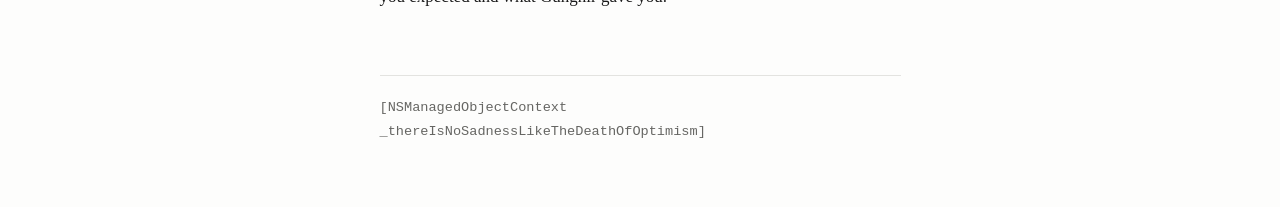
<file: apps/gungnir/index.html>
<!doctype html>
<html lang="en">
<head>
<meta charset="utf-8">
<meta name="viewport" content="width=device-width, initial-scale=1">
<title>Gungnir — Backslashed</title>
<meta name="description" content="A long range ballistic solver for iPhone. Know how much to dial before you take the shot.">
<link rel="canonical" href="https://www.backslashed.se/apps/gungnir/">
<link rel="stylesheet" href="/style.css">
<link rel="alternate" type="application/rss+xml" title="Backslashed — blog" href="/blog/feed.xml">
</head>
<body>
<header class="masthead">
<a class="brand" href="/">Backslashed</a><nav aria-label="Main">
<ul>
<li><a href="/apps/" aria-current="page">Apps</a></li>
<li><a href="/blog/">Blog</a></li>
</ul>
</nav>
</header>
<main id="content">
<h1>Gungnir</h1>
<p>Know how much to dial before you take the shot.</p>
<p>Pick your rifle, enter the distance and the wind, and Gungnir gives you elevation and
windage in mils or MOA. Dial it, or hold it. It takes care of the small things too: spin
drift, aerodynamic jump, shooting uphill or downhill, and how your powder reacts to
temperature.</p>
<div class="gallery" style="--gallery-columns: 4">
<a class="gallery-item" href="/apps/gungnir/gungnir-01-solution.png"><img src="/apps/gungnir/gungnir-01-solution-960.png" srcset="/apps/gungnir/gungnir-01-solution-480.png 480w, /apps/gungnir/gungnir-01-solution-960.png 960w, /apps/gungnir/gungnir-01-solution.png 1284w" sizes="(max-width: 760px) 45vw, 240px" width="1284" height="2778" alt="The solution" loading="lazy" decoding="async"><span class="gallery-size">236 kB</span></a>
<a class="gallery-item" href="/apps/gungnir/gungnir-02-range-card.png"><img src="/apps/gungnir/gungnir-02-range-card-960.png" srcset="/apps/gungnir/gungnir-02-range-card-480.png 480w, /apps/gungnir/gungnir-02-range-card-960.png 960w, /apps/gungnir/gungnir-02-range-card.png 1284w" sizes="(max-width: 760px) 45vw, 240px" width="1284" height="2778" alt="A range card" loading="lazy" decoding="async"><span class="gallery-size">233 kB</span></a>
<a class="gallery-item" href="/apps/gungnir/gungnir-03-match.png"><img src="/apps/gungnir/gungnir-03-match-960.png" srcset="/apps/gungnir/gungnir-03-match-480.png 480w, /apps/gungnir/gungnir-03-match-960.png 960w, /apps/gungnir/gungnir-03-match.png 1284w" sizes="(max-width: 760px) 45vw, 240px" width="1284" height="2778" alt="A match stage" loading="lazy" decoding="async"><span class="gallery-size">220 kB</span></a>
<a class="gallery-item" href="/apps/gungnir/gungnir-04-truing.png"><img src="/apps/gungnir/gungnir-04-truing-960.png" srcset="/apps/gungnir/gungnir-04-truing-480.png 480w, /apps/gungnir/gungnir-04-truing-960.png 960w, /apps/gungnir/gungnir-04-truing.png 1284w" sizes="(max-width: 760px) 45vw, 240px" width="1284" height="2778" alt="Truing against real hits" loading="lazy" decoding="async"><span class="gallery-size">417 kB</span></a>
</div>
<h2 id="what-s-here">What’s here<a class="permalink" href="#what-s-here" aria-label="Permalink to “What’s here”">#</a></h2>
<ul>
<li><p><strong>Your rifles:</strong> each one keeps its scopes and loads together, so switching load brings
the right zero and velocity with it</p>
</li>
<li><p><strong>1,500 bullets</strong> built in, with their BCs, and room for your own</p>
</li>
<li><p><strong>Today’s weather</strong> for where you’re standing, or your own readings</p>
</li>
<li><p><strong>Truing:</strong> tell it where your shots landed at distance and it works out your real
muzzle velocity or BC</p>
</li>
<li><p><strong>Range cards</strong> to save as a PDF or an image and tape to the stock</p>
</li>
<li><p><strong>Matches:</strong> set up every stage and target before the match, and the numbers are waiting
when the clock starts</p>
</li>
</ul>
<p>Everything works on the sample rifles that come with the app. One purchase lets you add
your own. You pay once, and there’s no subscription.</p>
<h2 id="privacy">Privacy<a class="permalink" href="#privacy" aria-label="Permalink to “Privacy”">#</a></h2>
<p>Gungnir collects nothing. It has no analytics, tracking, advertising identifier or account.</p>
<p>Your rifles, loads and matches are stored on your iPhone. If you use iCloud, they sync
between your devices through your own private iCloud storage, which I can’t see. There is
no server of mine for them to go to.</p>
<p>The app only uses your location when you ask for the weather where you are. It then sends
your coordinates to <a href="https://open-meteo.com" rel="noopener noreferrer">Open-Meteo</a> to get the temperature, pressure
and humidity, and to Apple to put a place name on them. Picking a spot on the map works the
same way. Your location isn’t stored, and nothing is sent when you type the weather in
yourself.</p>
<h2 id="support">Support<a class="permalink" href="#support" aria-label="Permalink to “Support”">#</a></h2>
<p>Mail <a href="mailto:support@backslashed.se">support@backslashed.se</a> and I’ll get back to you.</p>
<p>If a solution looks wrong, send the numbers you entered: the bullet and its BC, muzzle
velocity, sight height, zero distance and the weather. Say what you expected and what
Gungnir gave you.</p>
</main>
<footer class="site-footer">
<p>[NSManagedObjectContext _thereIsNoSadnessLikeTheDeathOfOptimism]</p>
</footer>
</body>
</html>
</file>
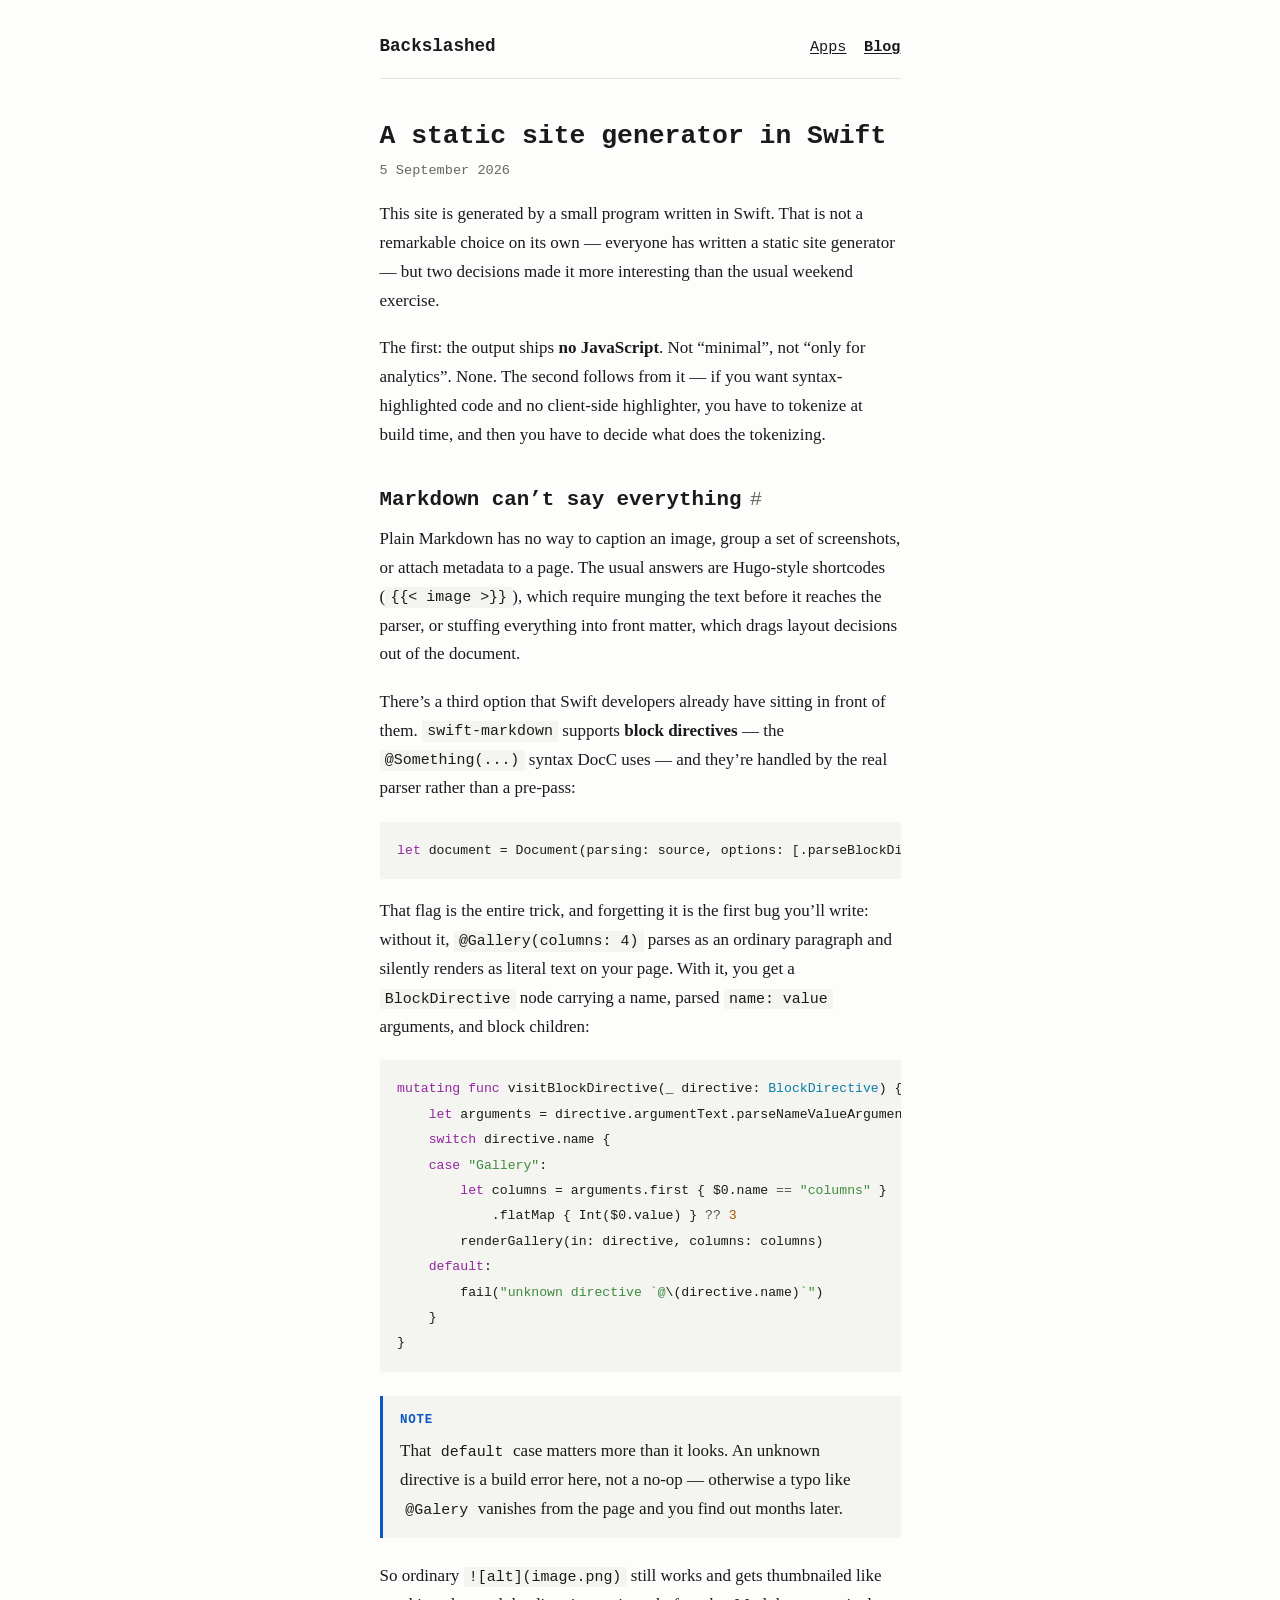
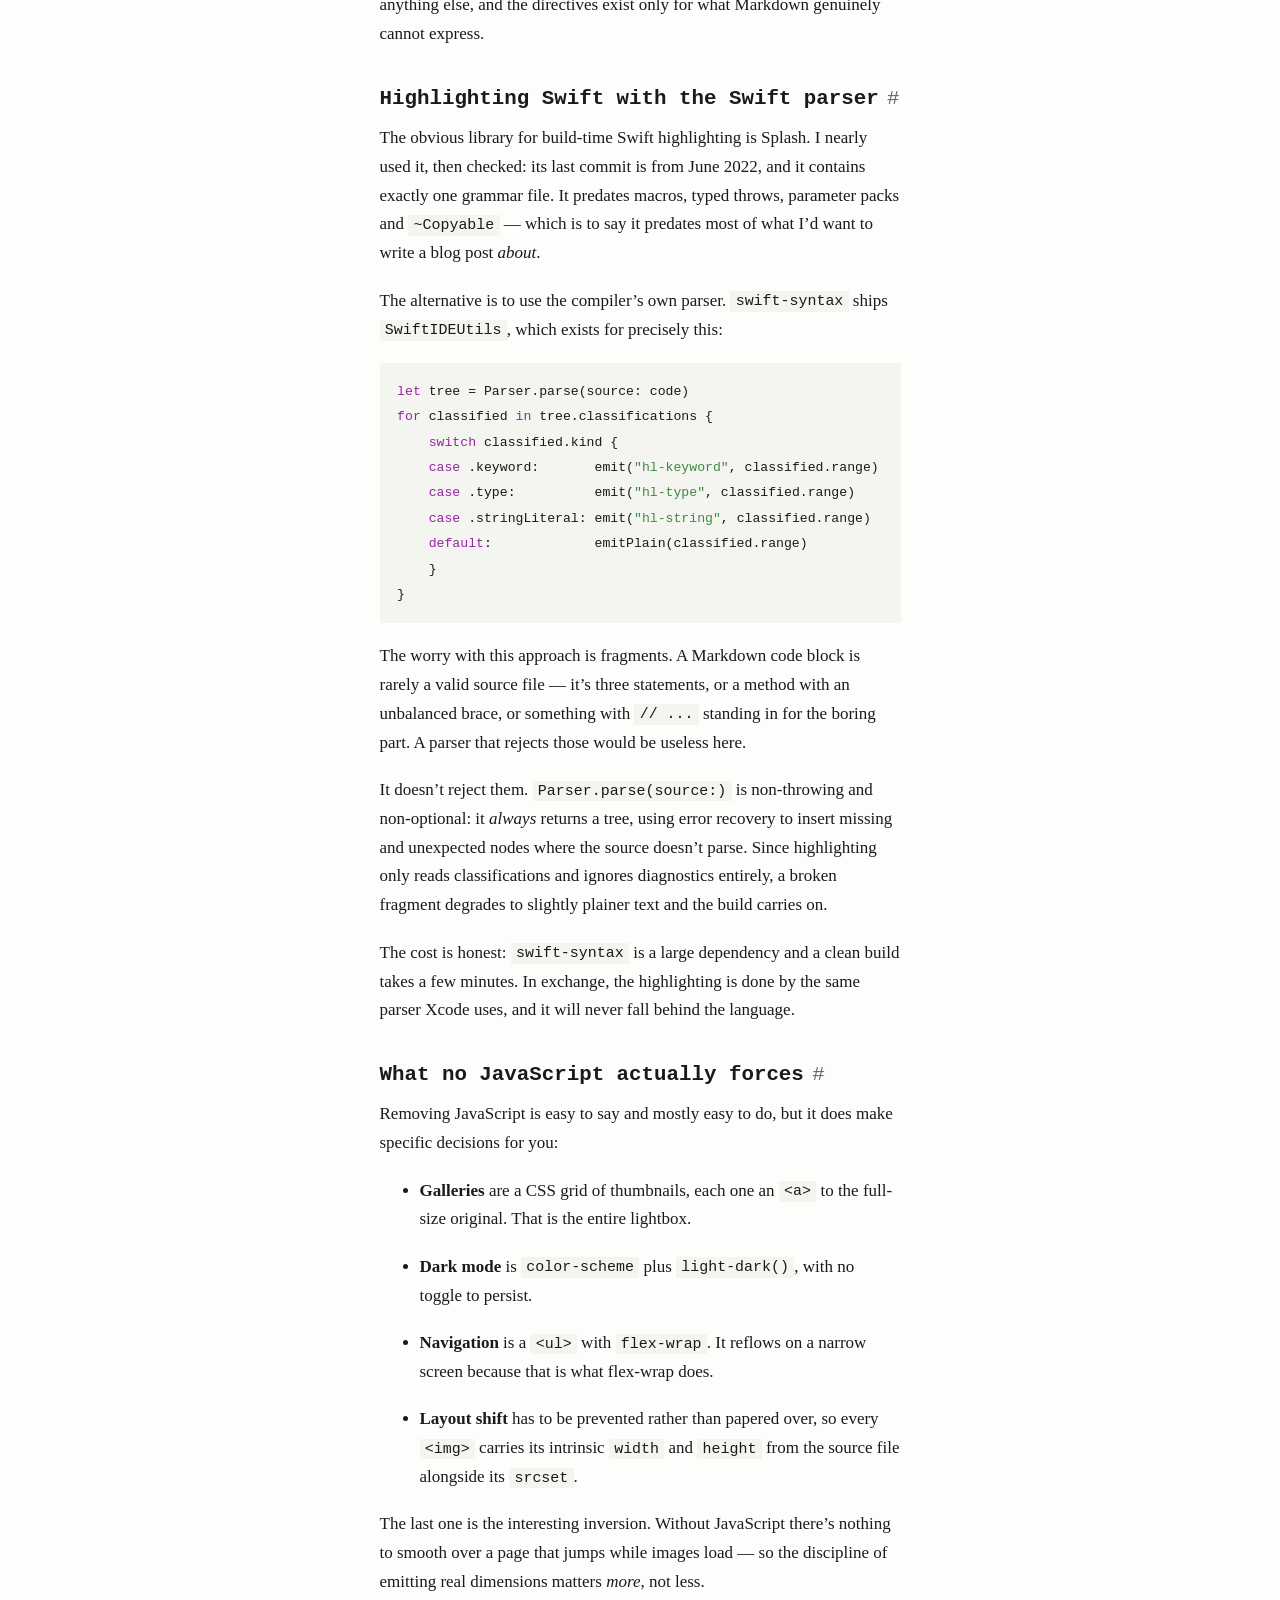
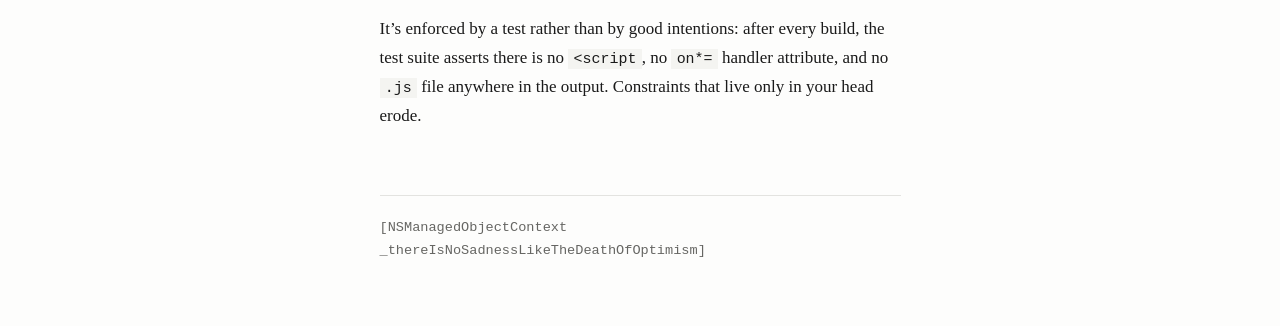
<file: blog/a-static-site-generator-in-swift/index.html>
<!doctype html>
<html lang="en">
<head>
<meta charset="utf-8">
<meta name="viewport" content="width=device-width, initial-scale=1">
<title>A static site generator in Swift — Backslashed</title>
<meta name="description" content="Why this site ships no JavaScript, and what it took to highlight Swift code without any.">
<link rel="canonical" href="https://www.backslashed.se/blog/a-static-site-generator-in-swift/">
<link rel="stylesheet" href="/style.css">
<link rel="alternate" type="application/rss+xml" title="Backslashed — blog" href="/blog/feed.xml">
</head>
<body>
<header class="masthead">
<a class="brand" href="/">Backslashed</a><nav aria-label="Main">
<ul>
<li><a href="/apps/">Apps</a></li>
<li><a href="/blog/" aria-current="page">Blog</a></li>
</ul>
</nav>
</header>
<main id="content">
<h1>A static site generator in Swift</h1>
<p class="page-date"><time datetime="2026-09-05">5 September 2026</time></p>
<p>This site is generated by a small program written in Swift. That is not a remarkable
choice on its own — everyone has written a static site generator — but two decisions made
it more interesting than the usual weekend exercise.</p>
<p>The first: the output ships <strong>no JavaScript</strong>. Not “minimal”, not “only for analytics”.
None. The second follows from it — if you want syntax-highlighted code and no client-side
highlighter, you have to tokenize at build time, and then you have to decide what does the
tokenizing.</p>
<h2 id="markdown-can-t-say-everything">Markdown can’t say everything<a class="permalink" href="#markdown-can-t-say-everything" aria-label="Permalink to “Markdown can’t say everything”">#</a></h2>
<p>Plain Markdown has no way to caption an image, group a set of screenshots, or attach
metadata to a page. The usual answers are Hugo-style shortcodes (<code>{{&lt; image &gt;}}</code>), which
require munging the text before it reaches the parser, or stuffing everything into front
matter, which drags layout decisions out of the document.</p>
<p>There’s a third option that Swift developers already have sitting in front of them.
<code>swift-markdown</code> supports <strong>block directives</strong> — the <code>@Something(...)</code> syntax DocC uses —
and they’re handled by the real parser rather than a pre-pass:</p>
<pre><code class="language-swift"><span class="hl-keyword">let</span> document = Document(parsing: source, options: [.parseBlockDirectives])
</code></pre>
<p>That flag is the entire trick, and forgetting it is the first bug you’ll write: without
it, <code>@Gallery(columns: 4)</code> parses as an ordinary paragraph and silently renders as
literal text on your page. With it, you get a <code>BlockDirective</code> node carrying a name,
parsed <code>name: value</code> arguments, and block children:</p>
<pre><code class="language-swift"><span class="hl-keyword">mutating</span> <span class="hl-keyword">func</span> visitBlockDirective(_ directive: <span class="hl-type">BlockDirective</span>) {
    <span class="hl-keyword">let</span> arguments = directive.argumentText.parseNameValueArguments()
    <span class="hl-keyword">switch</span> directive.name {
    <span class="hl-keyword">case</span> <span class="hl-string">&quot;Gallery&quot;</span>:
        <span class="hl-keyword">let</span> columns = arguments.first { $0.name <span class="hl-operator">==</span> <span class="hl-string">&quot;columns&quot;</span> }
            .flatMap { Int($0.value) } <span class="hl-operator">??</span> <span class="hl-number">3</span>
        renderGallery(in: directive, columns: columns)
    <span class="hl-keyword">default</span>:
        fail(<span class="hl-string">&quot;unknown directive `@</span>\(directive.name)<span class="hl-string">`&quot;</span>)
    }
}
</code></pre>
<aside class="aside" data-kind="note">
<p class="aside-label">Note</p>
<p>That <code>default</code> case matters more than it looks. An unknown directive is a build
error here, not a no-op — otherwise a typo like <code>@Galery</code> vanishes from the page and you
find out months later.</p>
</aside>
<p>So ordinary <code>![alt](image.png)</code> still works and gets thumbnailed like anything else, and
the directives exist only for what Markdown genuinely cannot express.</p>
<h2 id="highlighting-swift-with-the-swift-parser">Highlighting Swift with the Swift parser<a class="permalink" href="#highlighting-swift-with-the-swift-parser" aria-label="Permalink to “Highlighting Swift with the Swift parser”">#</a></h2>
<p>The obvious library for build-time Swift highlighting is Splash. I nearly used it, then
checked: its last commit is from June 2022, and it contains exactly one grammar file. It
predates macros, typed throws, parameter packs and <code>~Copyable</code> — which is to say it
predates most of what I’d want to write a blog post <em>about</em>.</p>
<p>The alternative is to use the compiler’s own parser. <code>swift-syntax</code> ships <code>SwiftIDEUtils</code>,
which exists for precisely this:</p>
<pre><code class="language-swift"><span class="hl-keyword">let</span> tree = Parser.parse(source: code)
<span class="hl-keyword">for</span> classified <span class="hl-keyword">in</span> tree.classifications {
    <span class="hl-keyword">switch</span> classified.kind {
    <span class="hl-keyword">case</span> .keyword:       emit(<span class="hl-string">&quot;hl-keyword&quot;</span>, classified.range)
    <span class="hl-keyword">case</span> .type:          emit(<span class="hl-string">&quot;hl-type&quot;</span>, classified.range)
    <span class="hl-keyword">case</span> .stringLiteral: emit(<span class="hl-string">&quot;hl-string&quot;</span>, classified.range)
    <span class="hl-keyword">default</span>:             emitPlain(classified.range)
    }
}
</code></pre>
<p>The worry with this approach is fragments. A Markdown code block is rarely a valid source
file — it’s three statements, or a method with an unbalanced brace, or something with
<code>// ...</code> standing in for the boring part. A parser that rejects those would be useless
here.</p>
<p>It doesn’t reject them. <code>Parser.parse(source:)</code> is non-throwing and non-optional: it
<em>always</em> returns a tree, using error recovery to insert missing and unexpected nodes where
the source doesn’t parse. Since highlighting only reads classifications and ignores
diagnostics entirely, a broken fragment degrades to slightly plainer text and the build
carries on.</p>
<p>The cost is honest: <code>swift-syntax</code> is a large dependency and a clean build takes a few
minutes. In exchange, the highlighting is done by the same parser Xcode uses, and it will
never fall behind the language.</p>
<h2 id="what-no-javascript-actually-forces">What no JavaScript actually forces<a class="permalink" href="#what-no-javascript-actually-forces" aria-label="Permalink to “What no JavaScript actually forces”">#</a></h2>
<p>Removing JavaScript is easy to say and mostly easy to do, but it does make specific
decisions for you:</p>
<ul>
<li><p><strong>Galleries</strong> are a CSS grid of thumbnails, each one an <code>&lt;a&gt;</code> to the full-size original.
That is the entire lightbox.</p>
</li>
<li><p><strong>Dark mode</strong> is <code>color-scheme</code> plus <code>light-dark()</code>, with no toggle to persist.</p>
</li>
<li><p><strong>Navigation</strong> is a <code>&lt;ul&gt;</code> with <code>flex-wrap</code>. It reflows on a narrow screen because that
is what flex-wrap does.</p>
</li>
<li><p><strong>Layout shift</strong> has to be prevented rather than papered over, so every <code>&lt;img&gt;</code> carries
its intrinsic <code>width</code> and <code>height</code> from the source file alongside its <code>srcset</code>.</p>
</li>
</ul>
<p>The last one is the interesting inversion. Without JavaScript there’s nothing to smooth
over a page that jumps while images load — so the discipline of emitting real dimensions
matters <em>more</em>, not less.</p>
<p>It’s enforced by a test rather than by good intentions: after every build, the test suite
asserts there is no <code>&lt;script</code>, no <code>on*=</code> handler attribute, and no <code>.js</code> file anywhere in
the output. Constraints that live only in your head erode.</p>
</main>
<footer class="site-footer">
<p>[NSManagedObjectContext _thereIsNoSadnessLikeTheDeathOfOptimism]</p>
</footer>
</body>
</html>
</file>
<file: style.css>
/* Backslashed — one stylesheet, no framework, no JavaScript.
   Edited by hand; the generator copies it through verbatim, so changes here need no rebuild
   of the tool itself.

   Follows the Brutalist Web Design guidelines (brutalist-web.design): links are underlined,
   nothing that isn't a link or a button responds to a click, and decoration has to justify
   itself against readability. Rounded corners kept losing that argument, so there are none. */

:root {
    color-scheme: light dark;

    --bg:        light-dark(#fdfdfc, #16161a);
    --text:      light-dark(#1a1a1a, #e4e4e6);
    --muted:     light-dark(#666663, #9b9ba3);
    --accent:    light-dark(#0b57c4, #8ab4ff);
    --rule:      light-dark(#e3e3e0, #2c2c34);
    --code-bg:   light-dark(#f4f4f1, #1e1e25);
    --mark:      light-dark(#fff6cc, #3a3520);

    /* Three roles, all of them fonts the OS already has — a web font would be decoration
       billed to the visitor's connection.

       Body is a serif for the same reason books are: at a 66ch measure it's the easier
       read. The chrome — headings, nav, dates, listings, footer — is monospaced, which is
       where the terminal voice belongs.

       Running text deliberately isn't: mono prose is a slower read at article length, and
       it would cost `pre` its distinction. A code block reads as code because it breaks
       the rhythm of the prose around it. Set the prose in mono too and the only thing
       left saying "this is code" is the grey background.

       To try it anyway: point --font-body at --font-mono and raise the body line-height
       to about 1.75, since mono needs more leading to breathe. */
    --font-body:   ui-serif, Georgia, "Iowan Old Style", "Palatino Linotype", Palatino, serif;
    --font-mono:   ui-monospace, SFMono-Regular, "SF Mono", Menlo, Consolas, "Cascadia Mono", "Liberation Mono", monospace;
    --font-chrome: var(--font-mono);

    /* Syntax highlighting. Classes are emitted at build time by swift-syntax. */
    --hl-keyword:   light-dark(#9425a0, #c792ea);
    --hl-type:      light-dark(#0a7ea4, #7fd6e8);
    --hl-string:    light-dark(#3f8b3d, #b9dd90);
    --hl-number:    light-dark(#a35a00, #f0a072);
    --hl-comment:   light-dark(#8a8a8a, #767683);
    --hl-attribute: light-dark(#9a6b00, #e5c07b);
    --hl-directive: light-dark(#9a6b00, #e5c07b);
    --hl-operator:  light-dark(#555552, #b6b6be);

    --measure: 66ch;
}

/* Honour an OS request for more contrast: flatten the greys back towards the text
   colour rather than leaving muted text muted. */
@media (prefers-contrast: more) {
    :root {
        --text:    light-dark(#000000, #ffffff);
        --muted:   light-dark(#3a3a38, #c9c9d1);
        --accent:  light-dark(#00369e, #b3ccff);
        --rule:    light-dark(#9a9a96, #6a6a76);
    }
}

*, *::before, *::after { box-sizing: border-box; }

html { -webkit-text-size-adjust: 100%; }

body {
    margin: 0 auto;
    padding: 2rem 1.25rem 4rem;
    max-width: var(--measure);
    background: var(--bg);
    color: var(--text);
    font: 1.0625rem/1.7 var(--font-body);
    font-synthesis: none;
    text-rendering: optimizeLegibility;
}

/* ---- Masthead + nav ---------------------------------------------------- */

.masthead {
    display: flex;
    flex-wrap: wrap;
    align-items: baseline;
    justify-content: space-between;
    gap: 0.5rem 1.5rem;
    padding-bottom: 1rem;
    margin-bottom: 2.5rem;
    border-bottom: 1px solid var(--rule);
}

/* The one link on the site that isn't underlined. A wordmark in the top-left corner is
   the most-understood affordance on the web, and underlining it reads as a typo. */
.brand {
    font-family: var(--font-chrome);
    font-weight: 700;
    font-size: 1.1rem;
    color: var(--text);
    text-decoration: none;
}

.masthead nav ul {
    display: flex;
    flex-wrap: wrap;      /* the entire responsive nav strategy */
    gap: 0 1.1rem;
    margin: 0;
    padding: 0;
    list-style: none;
}

/* Underlined, like every other link. These used to be muted grey with the underline
   removed, which left colour alone to say "clickable" — and the low-contrast colour
   at that. */
.masthead nav a {
    font-family: var(--font-chrome);
    font-size: 0.95rem;
    color: var(--text);
}

.masthead nav a[aria-current="page"] {
    font-weight: 700;
}

/* ---- Typography -------------------------------------------------------- */

/* Monospaced headings over a serif body. The change of voice marks structure on its own,
   so the sizes can stay close together and still read as a hierarchy.

   No negative tracking: a monospaced face is drawn on a fixed advance and tightening it
   fights the design of the font instead of helping it. */
h1, h2, h3, h4 {
    font-family: var(--font-chrome);
    line-height: 1.3;
    margin: 2.25rem 0 0.75rem;
    text-wrap: balance;
}

/* A shade smaller than the sans sizes they replace — mono sets wider per character, so
   matching the old sizes would push long titles onto a third line. */
h1 { font-size: 1.65rem; margin-top: 0; }
h2 { font-size: 1.3rem; }
h3 { font-size: 1.1rem; }

p, ul, ol, blockquote, figure, pre, table { margin: 0 0 1.15rem; }

a { color: var(--accent); text-underline-offset: 0.15em; }

/* Deep link to any section. Always visible — revealing it on hover would hide it from
   every touch device, which is most of them. */
.permalink {
    margin-left: 0.4em;
    font-weight: 400;
    color: var(--muted);
    text-decoration: none;
}

.permalink:hover, .permalink:focus-visible {
    color: var(--accent);
    text-decoration: underline;
}

hr { border: 0; border-top: 1px solid var(--rule); margin: 2.5rem 0; }

blockquote {
    margin-left: 0;
    padding-left: 1.1rem;
    border-left: 3px solid var(--rule);
    color: var(--muted);
}

mark { background: var(--mark); color: inherit; }

.page-date, .post-date {
    display: block;
    font-family: var(--font-chrome);
    color: var(--muted);
    font-size: 0.85rem;
}

.page-date { margin-top: -0.4rem; }

/* ---- Asides (`> Note: …`) ---------------------------------------------- */

.aside {
    margin: 1.5rem 0;
    padding: 0.9rem 1.1rem;
    border-left: 3px solid var(--accent);
    background: var(--code-bg);
}

.aside > :last-child { margin-bottom: 0; }

.aside-label {
    margin: 0 0 0.35rem;
    font-family: var(--font-chrome);
    font-size: 0.78rem;
    font-weight: 700;
    letter-spacing: 0.06em;
    text-transform: uppercase;
    color: var(--accent);
}

/* ---- Code -------------------------------------------------------------- */

code, pre {
    font-family: var(--font-mono);
    font-size: 0.88em;
}

code {
    background: var(--code-bg);
    padding: 0.15em 0.35em;
}

pre {
    background: var(--code-bg);
    padding: 1rem 1.1rem;
    overflow-x: auto;      /* long lines scroll, the page never does */
}

pre code {
    background: none;
    padding: 0;
}
/* Enigma ciphertext on the home page: five-letter groups in a paragraph, so it wraps on its
   own. Monospaced, so every group is the same width and they line up in columns. */
.cipher {
    font-family: var(--font-mono);
    font-size: 0.88em;
}

/* The message arrives like a teleprinter printing it: group by group, once, on load, then it
   sits still. Each group is numbered in the markup (`--i`), since CSS has no sibling index
   that works everywhere yet. Hidden groups still take their space, so nothing reflows as the
   message prints. */
.cipher span {
    animation: print 1ms calc(var(--i) * 60ms) both;
}

/* No fade: a printed character is either there or it isn't. */
@keyframes print {
    from { visibility: hidden; }
    to   { visibility: visible; }
}

@media (prefers-reduced-motion: reduce) {
    .cipher span { animation: none; }
}

/* The key it was sent with, as fine print: there for anyone who looks, easy to miss. */
.cipher-key {
    font-family: var(--font-chrome);
    font-size: 0.7rem;
    color: var(--muted);
    opacity: 0.75;
}

.hl-keyword   { color: var(--hl-keyword); }
.hl-type      { color: var(--hl-type); }
.hl-string    { color: var(--hl-string); }
.hl-number    { color: var(--hl-number); }
.hl-comment   { color: var(--hl-comment); font-style: italic; }
.hl-attribute { color: var(--hl-attribute); }
.hl-directive { color: var(--hl-directive); }
.hl-operator  { color: var(--hl-operator); }

/* ---- Images and galleries ---------------------------------------------- */

img {
    max-width: 100%;
    height: auto;          /* pairs with the intrinsic width/height attributes */
}

figure { margin-inline: 0; }

figcaption {
    margin-top: 0.5rem;
    color: var(--muted);
    font-size: 0.9rem;
}

figcaption > :last-child { margin-bottom: 0; }

/* A thumbnail links to the full-size original. That is the whole lightbox. */
.gallery {
    display: grid;
    grid-template-columns: repeat(var(--gallery-columns, 3), 1fr);
    gap: 0.75rem;
    margin: 1.5rem 0;
}

.gallery img {
    width: 100%;
    aspect-ratio: 1 / 1;
    object-fit: cover;
    display: block;
}

/* Says what the full-size original weighs, before the visitor pays for it. */
.gallery-size {
    display: block;
    margin-top: 0.3rem;
    font-family: var(--font-chrome);
    font-size: 0.75rem;
    color: var(--muted);
}

@media (max-width: 34rem) {
    .gallery { grid-template-columns: repeat(2, 1fr); }
}

/* ---- Tables ------------------------------------------------------------ */

.table-scroll { overflow-x: auto; margin-bottom: 1.15rem; }

table { border-collapse: collapse; width: 100%; }

th, td {
    padding: 0.45rem 0.7rem;
    border-bottom: 1px solid var(--rule);
    text-align: left;
}

th { font-weight: 600; }

/* ---- Listings ---------------------------------------------------------- */

.post-list, .child-list {
    list-style: none;
    padding: 0;
}

.post-list > li, .child-list > li {
    padding-bottom: 1.1rem;
    margin-bottom: 1.1rem;
    border-bottom: 1px solid var(--rule);
}

.post-list > li:last-child, .child-list > li:last-child {
    border-bottom: 0;
}

.post-list > li > a, .child-list > li > a {
    font-family: var(--font-chrome);
    font-size: 1.1rem;
    font-weight: 600;
}

.post-summary, .child-summary {
    margin: 0.3rem 0 0;
    color: var(--muted);
}

/* These used to be pills: a rounded, filled chip that read as pressable, where only the
   word inside was actually a link and the count beside it wasn't. Now the link looks like
   a link and the count looks like text, because that is what they are. */
.tag-list {
    display: flex;
    flex-wrap: wrap;
    gap: 0.35rem 1.1rem;
    padding: 0;
    margin-top: 2rem;
    font-family: var(--font-chrome);
    font-size: 0.9rem;
    list-style: none;
}

.tag-list li {
    display: flex;
    gap: 0.35rem;
    align-items: baseline;
}

.tag-count { color: var(--muted); font-size: 0.8rem; }

/* ---- App Store link ---------------------------------------------------- */

/* Not a button. It navigates to the App Store; it doesn't submit anything. */
.appstore-link {
    font-family: var(--font-chrome);
    font-weight: 600;
}

/* ---- Footer ------------------------------------------------------------ */

.site-footer {
    margin-top: 4rem;
    padding-top: 1.25rem;
    border-top: 1px solid var(--rule);
    font-family: var(--font-chrome);
    color: var(--muted);
    font-size: 0.85rem;
}

/* The footer is one long Objective-C selector with no spaces to wrap at. On the narrowest
   phones it has to break somewhere rather than push the page sideways. */
.site-footer p { margin: 0; overflow-wrap: anywhere; }
</file>
